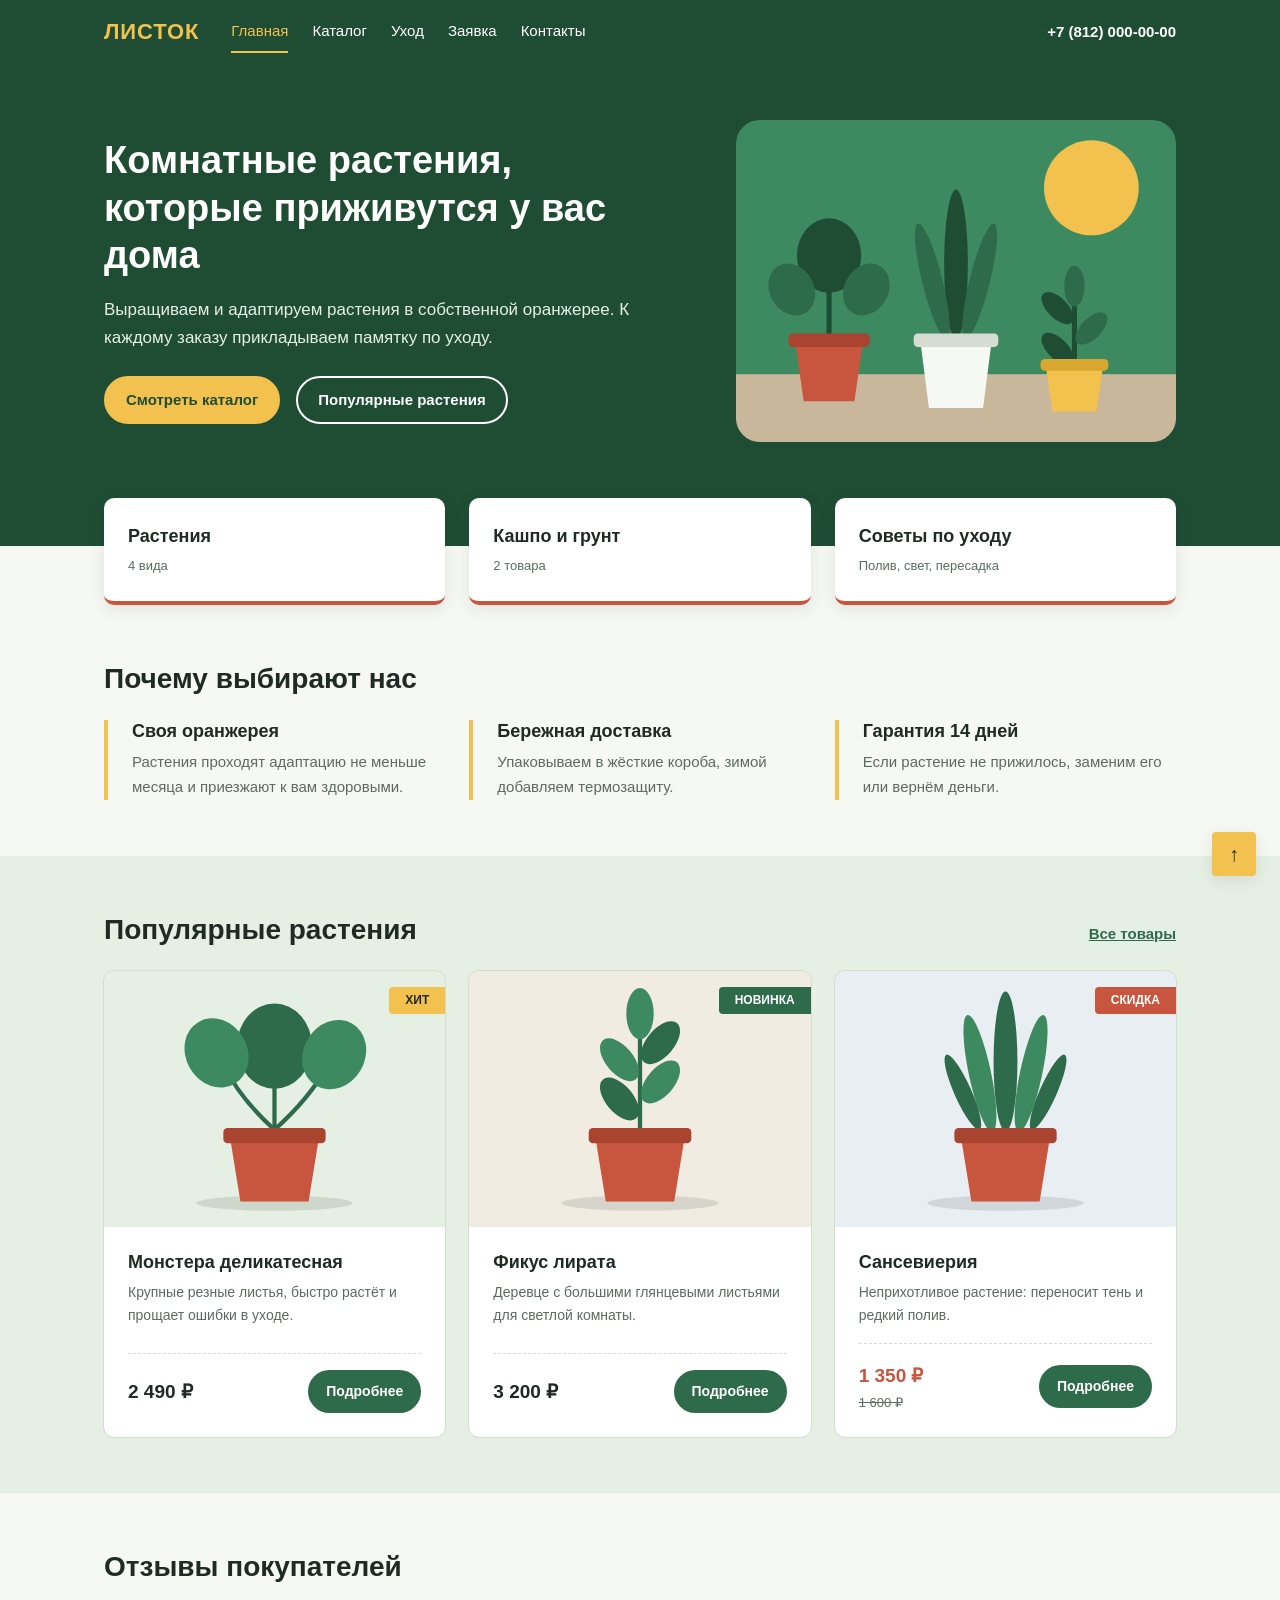
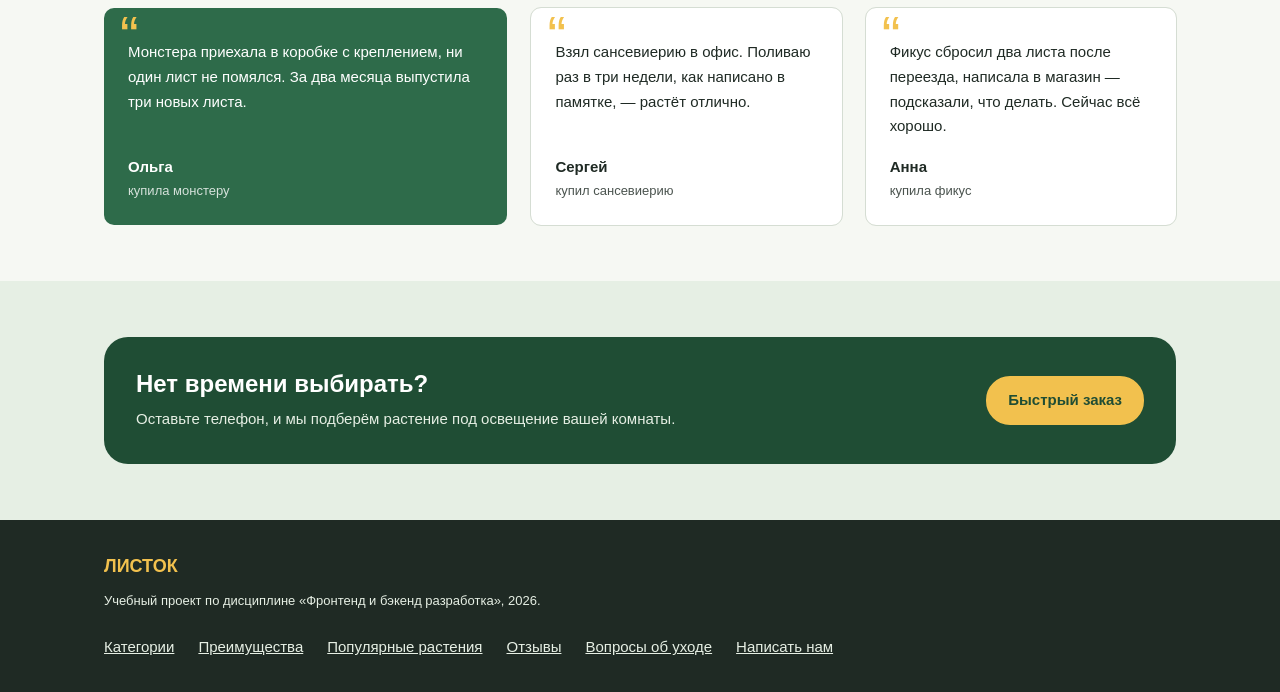
<file: index.html>
<!DOCTYPE html>
<html lang="ru">
<head>
  <meta charset="UTF-8">
  <meta name="viewport" content="width=device-width, initial-scale=1.0">
  <meta name="description" content="Листок — интернет-магазин комнатных растений, кашпо и грунта с доставкой.">
  <title>Листок — комнатные растения с доставкой</title>
  <link rel="stylesheet" href="css/style.css">
  <script src="js/main.js" defer></script>
</head>
<body id="top">
  <header class="page-header">
    <div class="wrapper page-header__inner">
      <a class="page-header__logo" href="index.html">Листок</a>

      <nav class="main-nav" aria-label="Основная навигация">
        <ul class="main-nav__list">
          <li class="main-nav__item"><a class="main-nav__link main-nav__link--current" href="index.html" aria-current="page">Главная</a></li>
          <li class="main-nav__item"><a class="main-nav__link" href="catalog.html">Каталог</a></li>
          <li class="main-nav__item"><a class="main-nav__link" href="care.html">Уход</a></li>
          <li class="main-nav__item"><a class="main-nav__link" href="order.html">Заявка</a></li>
          <li class="main-nav__item"><a class="main-nav__link" href="contacts.html">Контакты</a></li>
        </ul>
      </nav>

      <a class="page-header__phone" href="tel:+78120000000">+7 (812) 000-00-00</a>
    </div>
  </header>

  <main>
    <section class="hero">
      <div class="wrapper hero__inner">
        <div class="hero__content">
          <h1 class="hero__title">Комнатные растения, которые приживутся у вас дома</h1>
          <p class="hero__text">
            Выращиваем и адаптируем растения в собственной оранжерее. К каждому заказу прикладываем памятку по уходу.
          </p>
          <ul class="hero__links">
            <li class="hero__links-item"><a class="button button--light" href="catalog.html">Смотреть каталог</a></li>
            <li class="hero__links-item"><a class="button button--ghost" href="#popular">Популярные растения</a></li>
          </ul>
        </div>
        <img class="hero__image" src="images/hero.svg" alt="Три комнатных растения в горшках на подоконнике" width="520" height="380">
      </div>
    </section>

    <section class="categories" id="categories" aria-labelledby="categories-title">
      <div class="wrapper">
        <h2 class="visually-hidden" id="categories-title">Категории</h2>
        <ul class="categories__list">
          <li class="categories__item">
            <a class="categories__link" href="catalog.html#plants">
              <span class="categories__name">Растения</span>
              <span class="categories__count">4 вида</span>
            </a>
          </li>
          <li class="categories__item">
            <a class="categories__link" href="catalog.html#goods">
              <span class="categories__name">Кашпо и грунт</span>
              <span class="categories__count">2 товара</span>
            </a>
          </li>
          <li class="categories__item">
            <a class="categories__link" href="care.html">
              <span class="categories__name">Советы по уходу</span>
              <span class="categories__count">Полив, свет, пересадка</span>
            </a>
          </li>
        </ul>
      </div>
    </section>

    <section class="block" id="benefits">
      <div class="wrapper">
        <h2 class="block__title">Почему выбирают нас</h2>
        <ul class="benefits">
          <li class="benefits__item">
            <h3 class="benefits__title">Своя оранжерея</h3>
            <p class="benefits__text">Растения проходят адаптацию не меньше месяца и приезжают к вам здоровыми.</p>
          </li>
          <li class="benefits__item">
            <h3 class="benefits__title">Бережная доставка</h3>
            <p class="benefits__text">Упаковываем в жёсткие короба, зимой добавляем термозащиту.</p>
          </li>
          <li class="benefits__item">
            <h3 class="benefits__title">Гарантия 14 дней</h3>
            <p class="benefits__text">Если растение не прижилось, заменим его или вернём деньги.</p>
          </li>
        </ul>
      </div>
    </section>

    <section class="block block--tinted" id="popular">
      <div class="wrapper">
        <div class="block__head">
          <h2 class="block__title">Популярные растения</h2>
          <a class="block__more" href="catalog.html">Все товары</a>
        </div>

        <div class="product-list">
          <article class="product-card">
            <span class="tag tag--hit product-card__tag">Хит</span>
            <img class="product-card__image" src="images/monstera.svg" alt="Монстера деликатесная в терракотовом горшке" width="400" height="300">
            <div class="product-card__body">
              <h3 class="product-card__title">Монстера деликатесная</h3>
              <p class="product-card__description">Крупные резные листья, быстро растёт и прощает ошибки в уходе.</p>
              <div class="product-card__footer">
                <p class="product-card__price">2&nbsp;490&nbsp;₽</p>
                <a class="button product-card__button" href="product.html">Подробнее</a>
              </div>
            </div>
          </article>

          <article class="product-card">
            <span class="tag tag--new product-card__tag">Новинка</span>
            <img class="product-card__image" src="images/ficus.svg" alt="Фикус лирата в терракотовом горшке" width="400" height="300">
            <div class="product-card__body">
              <h3 class="product-card__title">Фикус лирата</h3>
              <p class="product-card__description">Деревце с большими глянцевыми листьями для светлой комнаты.</p>
              <div class="product-card__footer">
                <p class="product-card__price">3&nbsp;200&nbsp;₽</p>
                <a class="button product-card__button" href="product-ficus.html">Подробнее</a>
              </div>
            </div>
          </article>

          <article class="product-card product-card--discount">
            <span class="tag tag--sale product-card__tag">Скидка</span>
            <img class="product-card__image" src="images/sansevieria.svg" alt="Сансевиерия в терракотовом горшке" width="400" height="300">
            <div class="product-card__body">
              <h3 class="product-card__title">Сансевиерия</h3>
              <p class="product-card__description">Неприхотливое растение: переносит тень и редкий полив.</p>
              <div class="product-card__footer">
                <p class="product-card__price">1&nbsp;350&nbsp;₽ <s class="product-card__old-price">1&nbsp;600&nbsp;₽</s></p>
                <a class="button product-card__button" href="product-sansevieria.html">Подробнее</a>
              </div>
            </div>
          </article>
        </div>
      </div>
    </section>

    <section class="block" id="reviews">
      <div class="wrapper">
        <h2 class="block__title">Отзывы покупателей</h2>
        <div class="reviews">
          <figure class="review review--featured">
            <blockquote class="review__text">Монстера приехала в коробке с креплением, ни один лист не помялся. За два месяца выпустила три новых листа.</blockquote>
            <figcaption class="review__author">Ольга <span class="review__meta">купила монстеру</span></figcaption>
          </figure>
          <figure class="review">
            <blockquote class="review__text">Взял сансевиерию в офис. Поливаю раз в три недели, как написано в памятке, — растёт отлично.</blockquote>
            <figcaption class="review__author">Сергей <span class="review__meta">купил сансевиерию</span></figcaption>
          </figure>
          <figure class="review">
            <blockquote class="review__text">Фикус сбросил два листа после переезда, написала в магазин — подсказали, что делать. Сейчас всё хорошо.</blockquote>
            <figcaption class="review__author">Анна <span class="review__meta">купила фикус</span></figcaption>
          </figure>
        </div>
      </div>
    </section>

    <section class="block block--tinted">
      <div class="wrapper">
        <aside class="callout">
          <div class="callout__content">
            <h2 class="callout__title">Нет времени выбирать?</h2>
            <p class="callout__text">Оставьте телефон, и мы подберём растение под освещение вашей комнаты.</p>
          </div>
          <a class="button button--light" href="#quick-order">Быстрый заказ</a>
        </aside>
      </div>
    </section>
  </main>

  <footer class="page-footer">
    <div class="wrapper page-footer__inner">
      <div class="page-footer__about">
        <p class="page-footer__logo">Листок</p>
        <p class="page-footer__text">Учебный проект по дисциплине «Фронтенд и бэкенд разработка», 2026.</p>
      </div>

      <nav class="page-footer__nav" aria-label="Быстрые ссылки">
        <ul class="page-footer__list">
          <li class="page-footer__item"><a class="page-footer__link" href="index.html#categories">Категории</a></li>
          <li class="page-footer__item"><a class="page-footer__link" href="index.html#benefits">Преимущества</a></li>
          <li class="page-footer__item"><a class="page-footer__link" href="index.html#popular">Популярные растения</a></li>
          <li class="page-footer__item"><a class="page-footer__link" href="index.html#reviews">Отзывы</a></li>
          <li class="page-footer__item"><a class="page-footer__link" href="care.html#faq">Вопросы об уходе</a></li>
          <li class="page-footer__item"><a class="page-footer__link" href="contacts.html#feedback">Написать нам</a></li>
        </ul>
      </nav>
    </div>
  </footer>

  <a class="up-button" href="#top" aria-label="Наверх">&uarr;</a>

  <div class="modal" id="quick-order" role="dialog" aria-modal="true" aria-labelledby="quick-order-title">
    <a class="modal__overlay" href="#close" aria-label="Закрыть окно" tabindex="-1"></a>
    <div class="modal__window">
      <a class="modal__close" href="#close" aria-label="Закрыть окно">&times;</a>
      <h2 class="modal__title" id="quick-order-title">Быстрый заказ</h2>
      <p class="modal__text">Оставьте телефон — перезвоним в течение 15 минут и оформим заказ за вас.</p>

      <form class="order-form order-form--plain" action="#" method="post">
        <div class="order-form__field">
          <label class="order-form__label" for="quick-name">Имя <abbr class="order-form__mark" title="обязательное поле">*</abbr></label>
          <input class="order-form__input" id="quick-name" name="name" type="text" minlength="2" autocomplete="name" required>
        </div>

        <div class="order-form__field">
          <label class="order-form__label" for="quick-phone">Телефон <abbr class="order-form__mark" title="обязательное поле">*</abbr></label>
          <input class="order-form__input" id="quick-phone" name="phone" type="tel" autocomplete="tel" placeholder="+7 900 000-00-00" required>
        </div>

        <div class="order-form__field">
          <label class="order-form__option" for="quick-agree">
            <input class="order-form__check" id="quick-agree" name="agree" type="checkbox" required>
            Согласен на обработку персональных данных <abbr class="order-form__mark" title="обязательное поле">*</abbr>
          </label>
        </div>

        <div class="order-form__actions">
          <button class="button" type="submit">Жду звонка</button>
          <a class="button button--outline" href="#close">Отмена</a>
        </div>
      </form>
    </div>
  </div>

  <p class="toast" role="status" hidden>Заявка принята. Мы скоро свяжемся с вами.</p>
</body>
</html>
</file>
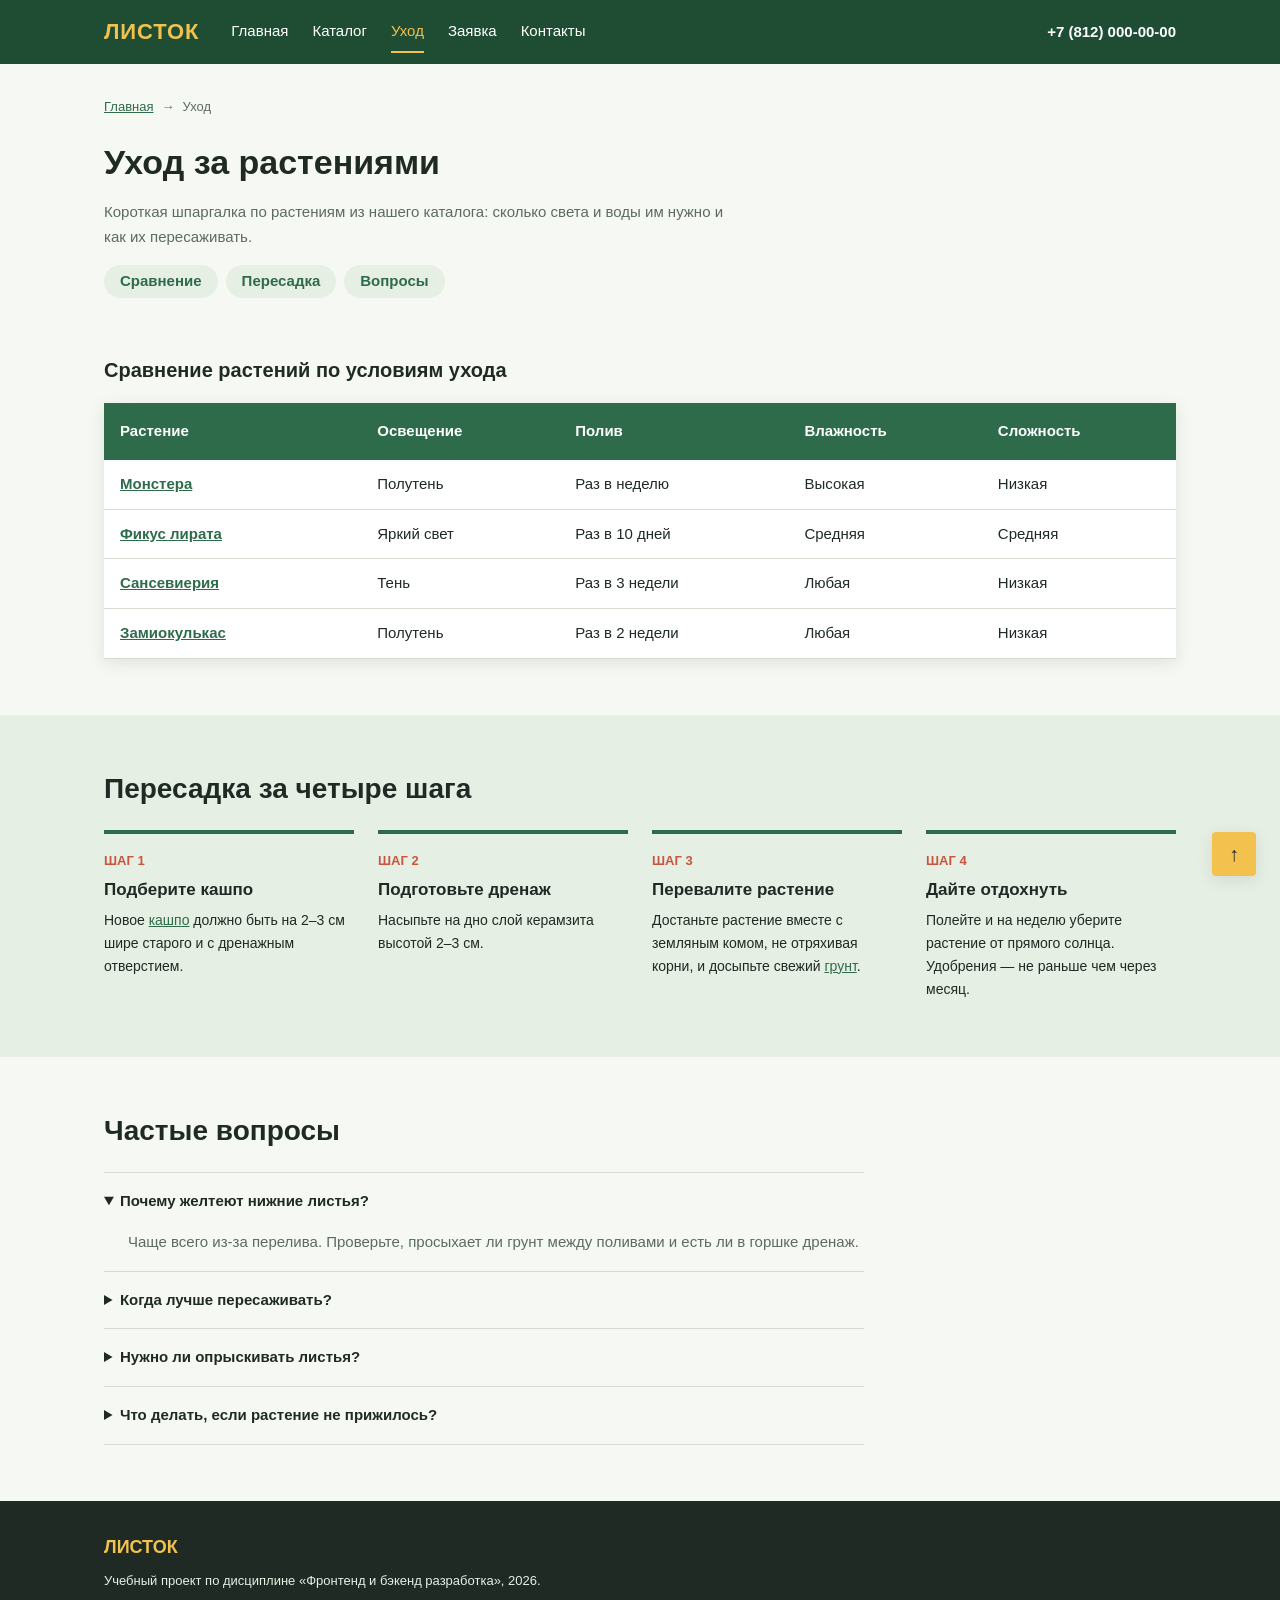
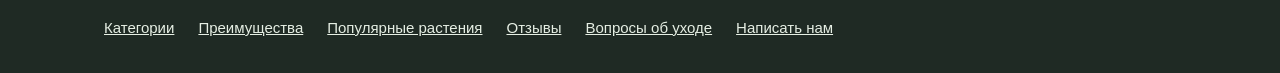
<file: care.html>
<!DOCTYPE html>
<html lang="ru">
<head>
  <meta charset="UTF-8">
  <meta name="viewport" content="width=device-width, initial-scale=1.0">
  <meta name="description" content="Уход за комнатными растениями: сравнительная таблица по свету и поливу, порядок пересадки и ответы на вопросы.">
  <title>Уход за растениями — Листок</title>
  <link rel="stylesheet" href="css/style.css">
</head>
<body id="top">
  <header class="page-header">
    <div class="wrapper page-header__inner">
      <a class="page-header__logo" href="index.html">Листок</a>

      <nav class="main-nav" aria-label="Основная навигация">
        <ul class="main-nav__list">
          <li class="main-nav__item"><a class="main-nav__link" href="index.html">Главная</a></li>
          <li class="main-nav__item"><a class="main-nav__link" href="catalog.html">Каталог</a></li>
          <li class="main-nav__item"><a class="main-nav__link main-nav__link--current" href="care.html" aria-current="page">Уход</a></li>
          <li class="main-nav__item"><a class="main-nav__link" href="order.html">Заявка</a></li>
          <li class="main-nav__item"><a class="main-nav__link" href="contacts.html">Контакты</a></li>
        </ul>
      </nav>

      <a class="page-header__phone" href="tel:+78120000000">+7 (812) 000-00-00</a>
    </div>
  </header>

  <main>
    <div class="wrapper page-intro">
      <nav class="crumbs" aria-label="Хлебные крошки">
        <a class="crumbs__link" href="index.html">Главная</a>
        <span class="crumbs__separator" aria-hidden="true">→</span>
        <span class="crumbs__current" aria-current="page">Уход</span>
      </nav>
      <h1 class="page-intro__title">Уход за растениями</h1>
      <p class="page-intro__text">Короткая шпаргалка по растениям из нашего каталога: сколько света и воды им нужно и как их пересаживать.</p>

      <ul class="anchor-nav" aria-label="Разделы страницы">
        <li class="anchor-nav__item"><a class="anchor-nav__link" href="#compare">Сравнение</a></li>
        <li class="anchor-nav__item"><a class="anchor-nav__link" href="#repot">Пересадка</a></li>
        <li class="anchor-nav__item"><a class="anchor-nav__link" href="#faq">Вопросы</a></li>
      </ul>
    </div>

    <section class="block" id="compare">
      <div class="wrapper">
        <table class="specs specs--compare">
          <caption class="specs__caption">Сравнение растений по условиям ухода</caption>
          <thead>
            <tr>
              <th class="specs__head" scope="col">Растение</th>
              <th class="specs__head" scope="col">Освещение</th>
              <th class="specs__head" scope="col">Полив</th>
              <th class="specs__head" scope="col">Влажность</th>
              <th class="specs__head" scope="col">Сложность</th>
            </tr>
          </thead>
          <tbody>
            <tr>
              <th class="specs__name" scope="row"><a href="product.html">Монстера</a></th>
              <td class="specs__value">Полутень</td>
              <td class="specs__value">Раз в неделю</td>
              <td class="specs__value">Высокая</td>
              <td class="specs__value">Низкая</td>
            </tr>
            <tr>
              <th class="specs__name" scope="row"><a href="product-ficus.html">Фикус лирата</a></th>
              <td class="specs__value">Яркий свет</td>
              <td class="specs__value">Раз в 10 дней</td>
              <td class="specs__value">Средняя</td>
              <td class="specs__value">Средняя</td>
            </tr>
            <tr>
              <th class="specs__name" scope="row"><a href="product-sansevieria.html">Сансевиерия</a></th>
              <td class="specs__value">Тень</td>
              <td class="specs__value">Раз в 3 недели</td>
              <td class="specs__value">Любая</td>
              <td class="specs__value">Низкая</td>
            </tr>
            <tr>
              <th class="specs__name" scope="row"><a href="product-zamioculcas.html">Замиокулькас</a></th>
              <td class="specs__value">Полутень</td>
              <td class="specs__value">Раз в 2 недели</td>
              <td class="specs__value">Любая</td>
              <td class="specs__value">Низкая</td>
            </tr>
          </tbody>
        </table>
      </div>
    </section>

    <section class="block block--tinted" id="repot">
      <div class="wrapper">
        <h2 class="block__title">Пересадка за четыре шага</h2>
        <ol class="timeline">
          <li class="timeline__item">
            <h3 class="timeline__title">Подберите кашпо</h3>
            <p class="timeline__text">Новое <a href="product-pot.html">кашпо</a> должно быть на 2–3 см шире старого и с дренажным отверстием.</p>
          </li>
          <li class="timeline__item">
            <h3 class="timeline__title">Подготовьте дренаж</h3>
            <p class="timeline__text">Насыпьте на дно слой керамзита высотой 2–3 см.</p>
          </li>
          <li class="timeline__item">
            <h3 class="timeline__title">Перевалите растение</h3>
            <p class="timeline__text">Достаньте растение вместе с земляным комом, не отряхивая корни, и досыпьте свежий <a href="product-soil.html">грунт</a>.</p>
          </li>
          <li class="timeline__item">
            <h3 class="timeline__title">Дайте отдохнуть</h3>
            <p class="timeline__text">Полейте и на неделю уберите растение от прямого солнца. Удобрения — не раньше чем через месяц.</p>
          </li>
        </ol>
      </div>
    </section>

    <section class="block" id="faq">
      <div class="wrapper">
        <h2 class="block__title">Частые вопросы</h2>
        <div class="faq">
          <details class="faq__item" open>
            <summary class="faq__question">Почему желтеют нижние листья?</summary>
            <p class="faq__answer">Чаще всего из-за перелива. Проверьте, просыхает ли грунт между поливами и есть ли в горшке дренаж.</p>
          </details>
          <details class="faq__item">
            <summary class="faq__question">Когда лучше пересаживать?</summary>
            <p class="faq__answer">Весной, в начале активного роста. После покупки дайте растению две-три недели на адаптацию.</p>
          </details>
          <details class="faq__item">
            <summary class="faq__question">Нужно ли опрыскивать листья?</summary>
            <p class="faq__answer">Монстере и фикусу — желательно, особенно зимой при включённом отоплении. Сансевиерии и замиокулькасу это не требуется.</p>
          </details>
          <details class="faq__item">
            <summary class="faq__question">Что делать, если растение не прижилось?</summary>
            <p class="faq__answer">В течение 14 дней напишите нам через <a href="contacts.html#feedback">форму обратной связи</a> — заменим растение или вернём деньги.</p>
          </details>
        </div>
      </div>
    </section>
  </main>

  <footer class="page-footer">
    <div class="wrapper page-footer__inner">
      <div class="page-footer__about">
        <p class="page-footer__logo">Листок</p>
        <p class="page-footer__text">Учебный проект по дисциплине «Фронтенд и бэкенд разработка», 2026.</p>
      </div>

      <nav class="page-footer__nav" aria-label="Быстрые ссылки">
        <ul class="page-footer__list">
          <li class="page-footer__item"><a class="page-footer__link" href="index.html#categories">Категории</a></li>
          <li class="page-footer__item"><a class="page-footer__link" href="index.html#benefits">Преимущества</a></li>
          <li class="page-footer__item"><a class="page-footer__link" href="index.html#popular">Популярные растения</a></li>
          <li class="page-footer__item"><a class="page-footer__link" href="index.html#reviews">Отзывы</a></li>
          <li class="page-footer__item"><a class="page-footer__link" href="care.html#faq">Вопросы об уходе</a></li>
          <li class="page-footer__item"><a class="page-footer__link" href="contacts.html#feedback">Написать нам</a></li>
        </ul>
      </nav>
    </div>
  </footer>

  <a class="up-button" href="#top" aria-label="Наверх">&uarr;</a>
</body>
</html>
</file>
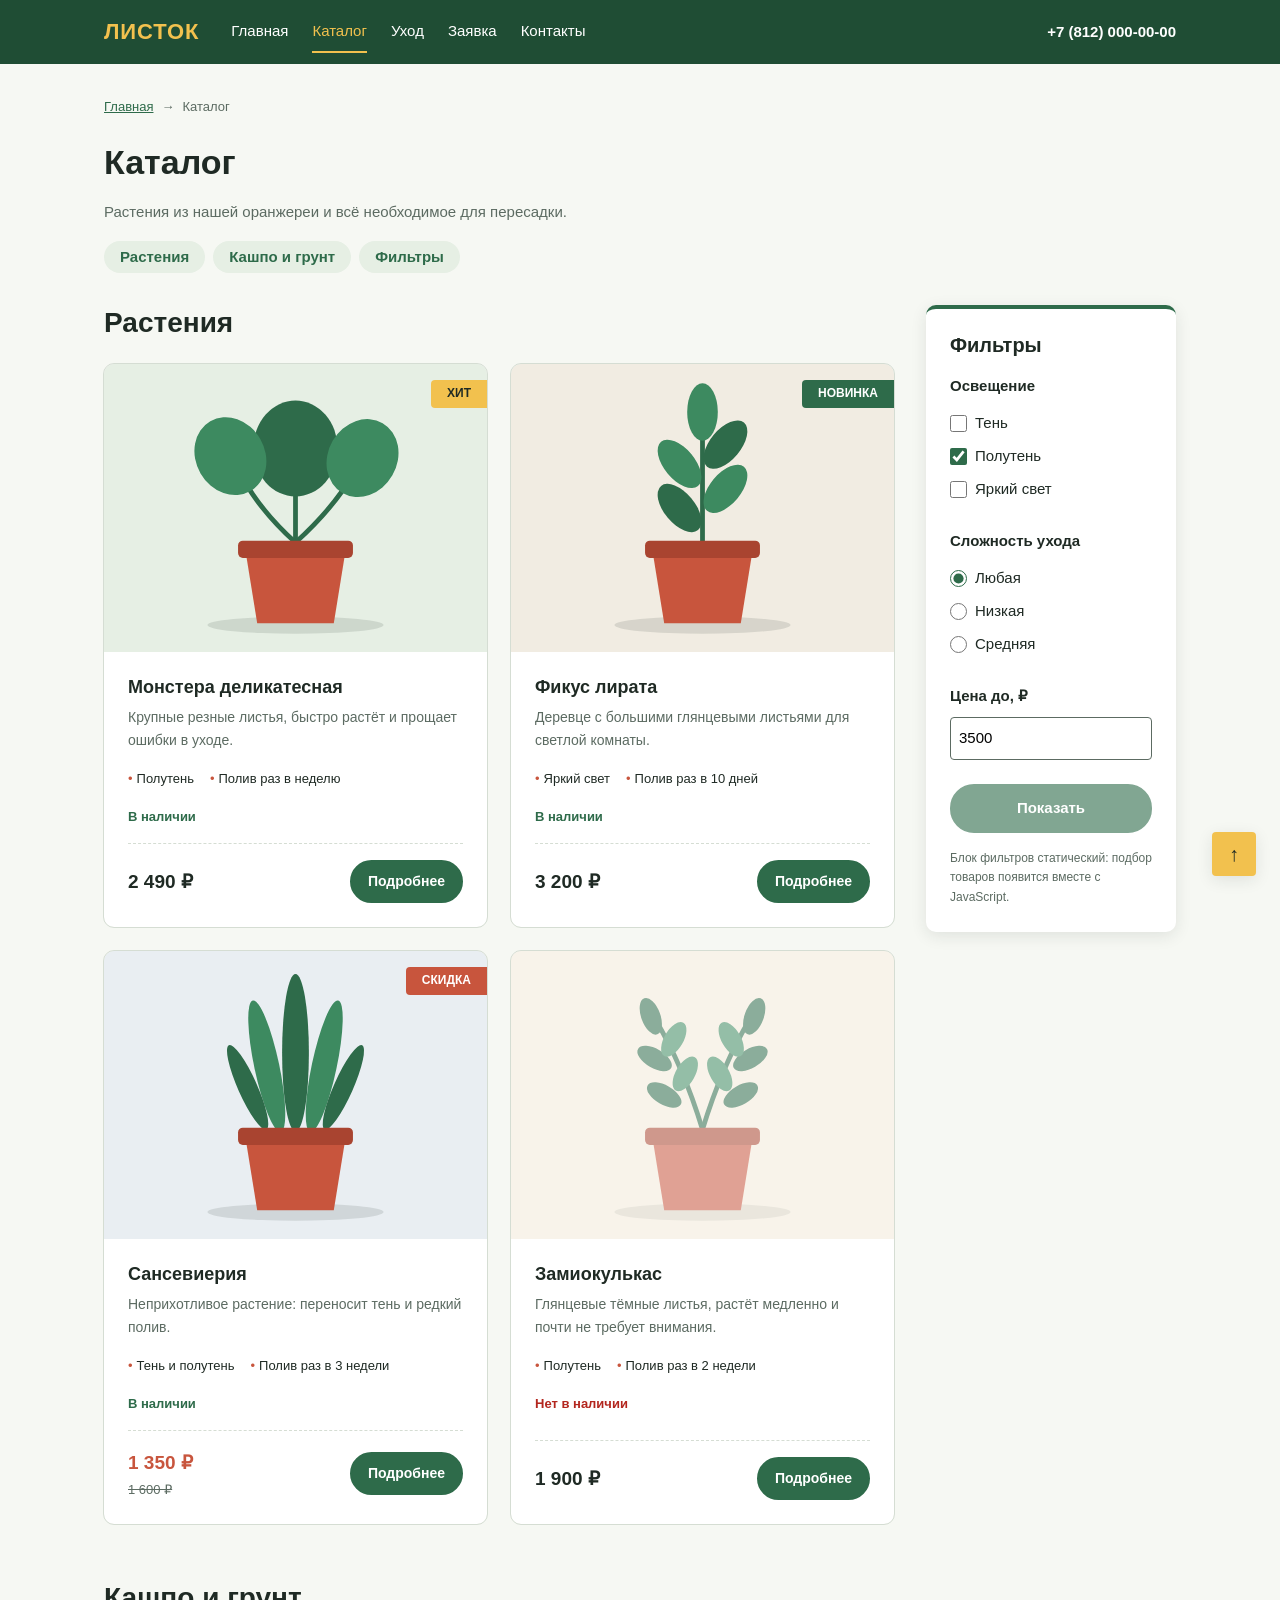
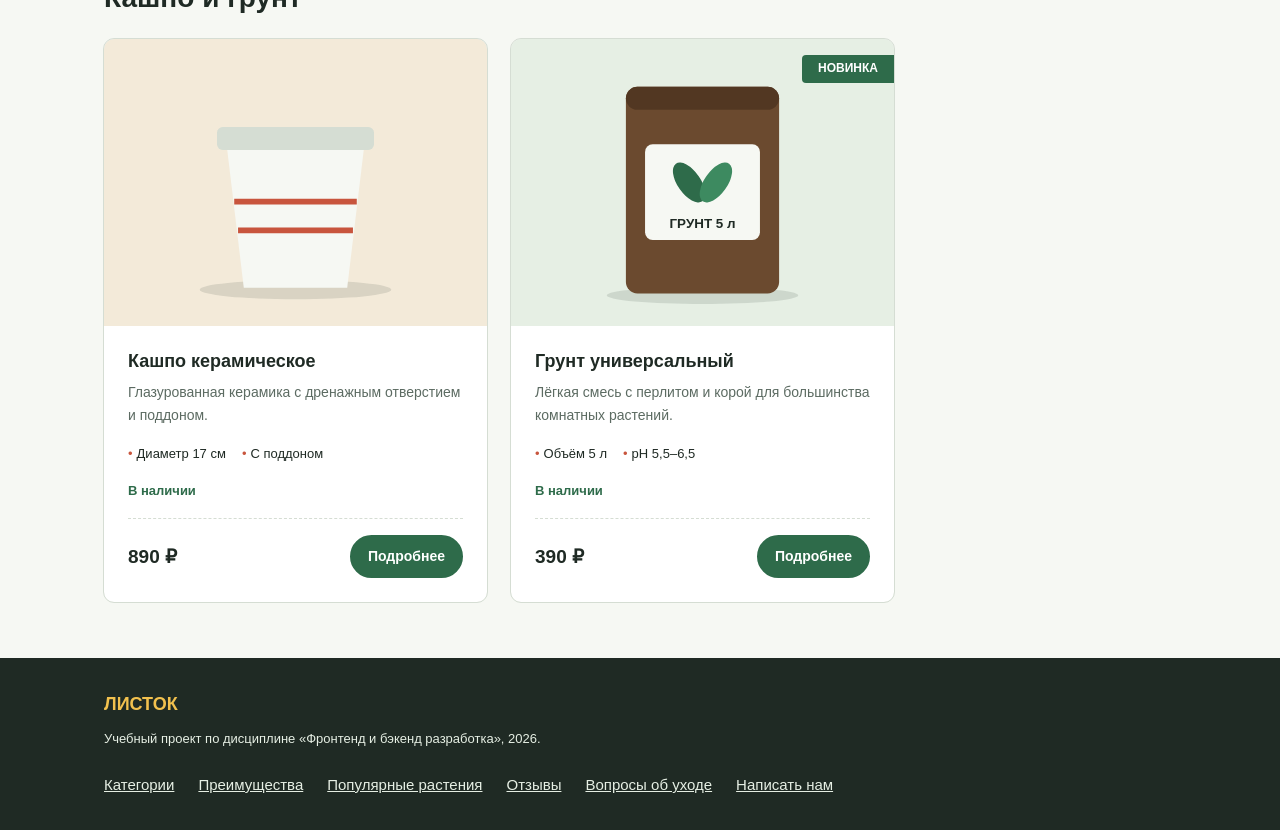
<file: catalog.html>
<!DOCTYPE html>
<html lang="ru">
<head>
  <meta charset="UTF-8">
  <meta name="viewport" content="width=device-width, initial-scale=1.0">
  <meta name="description" content="Каталог магазина Листок: комнатные растения, кашпо и грунт с ценами и наличием.">
  <title>Каталог растений и товаров для ухода — Листок</title>
  <link rel="stylesheet" href="css/style.css">
</head>
<body id="top">
  <header class="page-header">
    <div class="wrapper page-header__inner">
      <a class="page-header__logo" href="index.html">Листок</a>

      <nav class="main-nav" aria-label="Основная навигация">
        <ul class="main-nav__list">
          <li class="main-nav__item"><a class="main-nav__link" href="index.html">Главная</a></li>
          <li class="main-nav__item"><a class="main-nav__link main-nav__link--current" href="catalog.html" aria-current="page">Каталог</a></li>
          <li class="main-nav__item"><a class="main-nav__link" href="care.html">Уход</a></li>
          <li class="main-nav__item"><a class="main-nav__link" href="order.html">Заявка</a></li>
          <li class="main-nav__item"><a class="main-nav__link" href="contacts.html">Контакты</a></li>
        </ul>
      </nav>

      <a class="page-header__phone" href="tel:+78120000000">+7 (812) 000-00-00</a>
    </div>
  </header>

  <main>
    <div class="wrapper page-intro">
      <nav class="crumbs" aria-label="Хлебные крошки">
        <a class="crumbs__link" href="index.html">Главная</a>
        <span class="crumbs__separator" aria-hidden="true">→</span>
        <span class="crumbs__current" aria-current="page">Каталог</span>
      </nav>
      <h1 class="page-intro__title">Каталог</h1>
      <p class="page-intro__text">Растения из нашей оранжереи и всё необходимое для пересадки.</p>

      <ul class="anchor-nav" aria-label="Разделы каталога">
        <li class="anchor-nav__item"><a class="anchor-nav__link" href="#plants">Растения</a></li>
        <li class="anchor-nav__item"><a class="anchor-nav__link" href="#goods">Кашпо и грунт</a></li>
        <li class="anchor-nav__item"><a class="anchor-nav__link" href="#filters">Фильтры</a></li>
      </ul>
    </div>

    <div class="wrapper catalog">
      <div class="catalog__content">
        <section class="catalog__section" id="plants">
          <h2 class="block__title">Растения</h2>
          <div class="product-list product-list--wide">
            <article class="product-card">
              <span class="tag tag--hit product-card__tag">Хит</span>
              <img class="product-card__image" src="images/monstera.svg" alt="Монстера деликатесная в терракотовом горшке" width="400" height="300">
              <div class="product-card__body">
                <h3 class="product-card__title">Монстера деликатесная</h3>
                <p class="product-card__description">Крупные резные листья, быстро растёт и прощает ошибки в уходе.</p>
                <ul class="product-card__features">
                  <li class="product-card__feature">Полутень</li>
                  <li class="product-card__feature">Полив раз в неделю</li>
                </ul>
                <p class="status status--in">В наличии</p>
                <div class="product-card__footer">
                  <p class="product-card__price">2&nbsp;490&nbsp;₽</p>
                  <a class="button product-card__button" href="product.html">Подробнее</a>
                </div>
              </div>
            </article>

            <article class="product-card">
              <span class="tag tag--new product-card__tag">Новинка</span>
              <img class="product-card__image" src="images/ficus.svg" alt="Фикус лирата в терракотовом горшке" width="400" height="300">
              <div class="product-card__body">
                <h3 class="product-card__title">Фикус лирата</h3>
                <p class="product-card__description">Деревце с большими глянцевыми листьями для светлой комнаты.</p>
                <ul class="product-card__features">
                  <li class="product-card__feature">Яркий свет</li>
                  <li class="product-card__feature">Полив раз в 10 дней</li>
                </ul>
                <p class="status status--in">В наличии</p>
                <div class="product-card__footer">
                  <p class="product-card__price">3&nbsp;200&nbsp;₽</p>
                  <a class="button product-card__button" href="product-ficus.html">Подробнее</a>
                </div>
              </div>
            </article>

            <article class="product-card product-card--discount">
              <span class="tag tag--sale product-card__tag">Скидка</span>
              <img class="product-card__image" src="images/sansevieria.svg" alt="Сансевиерия в терракотовом горшке" width="400" height="300">
              <div class="product-card__body">
                <h3 class="product-card__title">Сансевиерия</h3>
                <p class="product-card__description">Неприхотливое растение: переносит тень и редкий полив.</p>
                <ul class="product-card__features">
                  <li class="product-card__feature">Тень и полутень</li>
                  <li class="product-card__feature">Полив раз в 3 недели</li>
                </ul>
                <p class="status status--in">В наличии</p>
                <div class="product-card__footer">
                  <p class="product-card__price">1&nbsp;350&nbsp;₽ <s class="product-card__old-price">1&nbsp;600&nbsp;₽</s></p>
                  <a class="button product-card__button" href="product-sansevieria.html">Подробнее</a>
                </div>
              </div>
            </article>

            <article class="product-card product-card--sold-out">
              <img class="product-card__image" src="images/zamioculcas.svg" alt="Замиокулькас в терракотовом горшке" width="400" height="300">
              <div class="product-card__body">
                <h3 class="product-card__title">Замиокулькас</h3>
                <p class="product-card__description">Глянцевые тёмные листья, растёт медленно и почти не требует внимания.</p>
                <ul class="product-card__features">
                  <li class="product-card__feature">Полутень</li>
                  <li class="product-card__feature">Полив раз в 2 недели</li>
                </ul>
                <p class="status status--out">Нет в наличии</p>
                <div class="product-card__footer">
                  <p class="product-card__price">1&nbsp;900&nbsp;₽</p>
                  <a class="button product-card__button" href="product-zamioculcas.html">Подробнее</a>
                </div>
              </div>
            </article>
          </div>
        </section>

        <section class="catalog__section" id="goods">
          <h2 class="block__title">Кашпо и грунт</h2>
          <div class="product-list product-list--wide">
            <article class="product-card">
              <img class="product-card__image" src="images/pot.svg" alt="Белое керамическое кашпо с терракотовыми полосами" width="400" height="300">
              <div class="product-card__body">
                <h3 class="product-card__title">Кашпо керамическое</h3>
                <p class="product-card__description">Глазурованная керамика с дренажным отверстием и поддоном.</p>
                <ul class="product-card__features">
                  <li class="product-card__feature">Диаметр 17 см</li>
                  <li class="product-card__feature">С поддоном</li>
                </ul>
                <p class="status status--in">В наличии</p>
                <div class="product-card__footer">
                  <p class="product-card__price">890&nbsp;₽</p>
                  <a class="button product-card__button" href="product-pot.html">Подробнее</a>
                </div>
              </div>
            </article>

            <article class="product-card">
              <span class="tag tag--new product-card__tag">Новинка</span>
              <img class="product-card__image" src="images/soil.svg" alt="Упаковка универсального грунта объёмом пять литров" width="400" height="300">
              <div class="product-card__body">
                <h3 class="product-card__title">Грунт универсальный</h3>
                <p class="product-card__description">Лёгкая смесь с перлитом и корой для большинства комнатных растений.</p>
                <ul class="product-card__features">
                  <li class="product-card__feature">Объём 5 л</li>
                  <li class="product-card__feature">pH 5,5–6,5</li>
                </ul>
                <p class="status status--in">В наличии</p>
                <div class="product-card__footer">
                  <p class="product-card__price">390&nbsp;₽</p>
                  <a class="button product-card__button" href="product-soil.html">Подробнее</a>
                </div>
              </div>
            </article>
          </div>
        </section>
      </div>

      <aside class="catalog__sidebar filters" id="filters" aria-labelledby="filters-title">
        <h2 class="filters__title" id="filters-title">Фильтры</h2>
        <form class="filters__form" action="#" method="get">
          <fieldset class="filters__group">
            <legend class="filters__legend">Освещение</legend>
            <label class="filters__option"><input class="filters__control" type="checkbox" name="light" value="shade"> Тень</label>
            <label class="filters__option"><input class="filters__control" type="checkbox" name="light" value="partial" checked> Полутень</label>
            <label class="filters__option"><input class="filters__control" type="checkbox" name="light" value="bright"> Яркий свет</label>
          </fieldset>

          <fieldset class="filters__group">
            <legend class="filters__legend">Сложность ухода</legend>
            <label class="filters__option"><input class="filters__control" type="radio" name="level" value="any" checked> Любая</label>
            <label class="filters__option"><input class="filters__control" type="radio" name="level" value="low"> Низкая</label>
            <label class="filters__option"><input class="filters__control" type="radio" name="level" value="medium"> Средняя</label>
          </fieldset>

          <div class="filters__group">
            <label class="filters__legend" for="filter-price">Цена до, ₽</label>
            <input class="filters__input" id="filter-price" name="price" type="number" min="300" max="5000" step="100" value="3500">
          </div>

          <button class="button button--block" type="submit" disabled>Показать</button>
          <p class="filters__hint">Блок фильтров статический: подбор товаров появится вместе с JavaScript.</p>
        </form>
      </aside>
    </div>
  </main>

  <footer class="page-footer">
    <div class="wrapper page-footer__inner">
      <div class="page-footer__about">
        <p class="page-footer__logo">Листок</p>
        <p class="page-footer__text">Учебный проект по дисциплине «Фронтенд и бэкенд разработка», 2026.</p>
      </div>

      <nav class="page-footer__nav" aria-label="Быстрые ссылки">
        <ul class="page-footer__list">
          <li class="page-footer__item"><a class="page-footer__link" href="index.html#categories">Категории</a></li>
          <li class="page-footer__item"><a class="page-footer__link" href="index.html#benefits">Преимущества</a></li>
          <li class="page-footer__item"><a class="page-footer__link" href="index.html#popular">Популярные растения</a></li>
          <li class="page-footer__item"><a class="page-footer__link" href="index.html#reviews">Отзывы</a></li>
          <li class="page-footer__item"><a class="page-footer__link" href="care.html#faq">Вопросы об уходе</a></li>
          <li class="page-footer__item"><a class="page-footer__link" href="contacts.html#feedback">Написать нам</a></li>
        </ul>
      </nav>
    </div>
  </footer>

  <a class="up-button" href="#top" aria-label="Наверх">&uarr;</a>
</body>
</html>
</file>
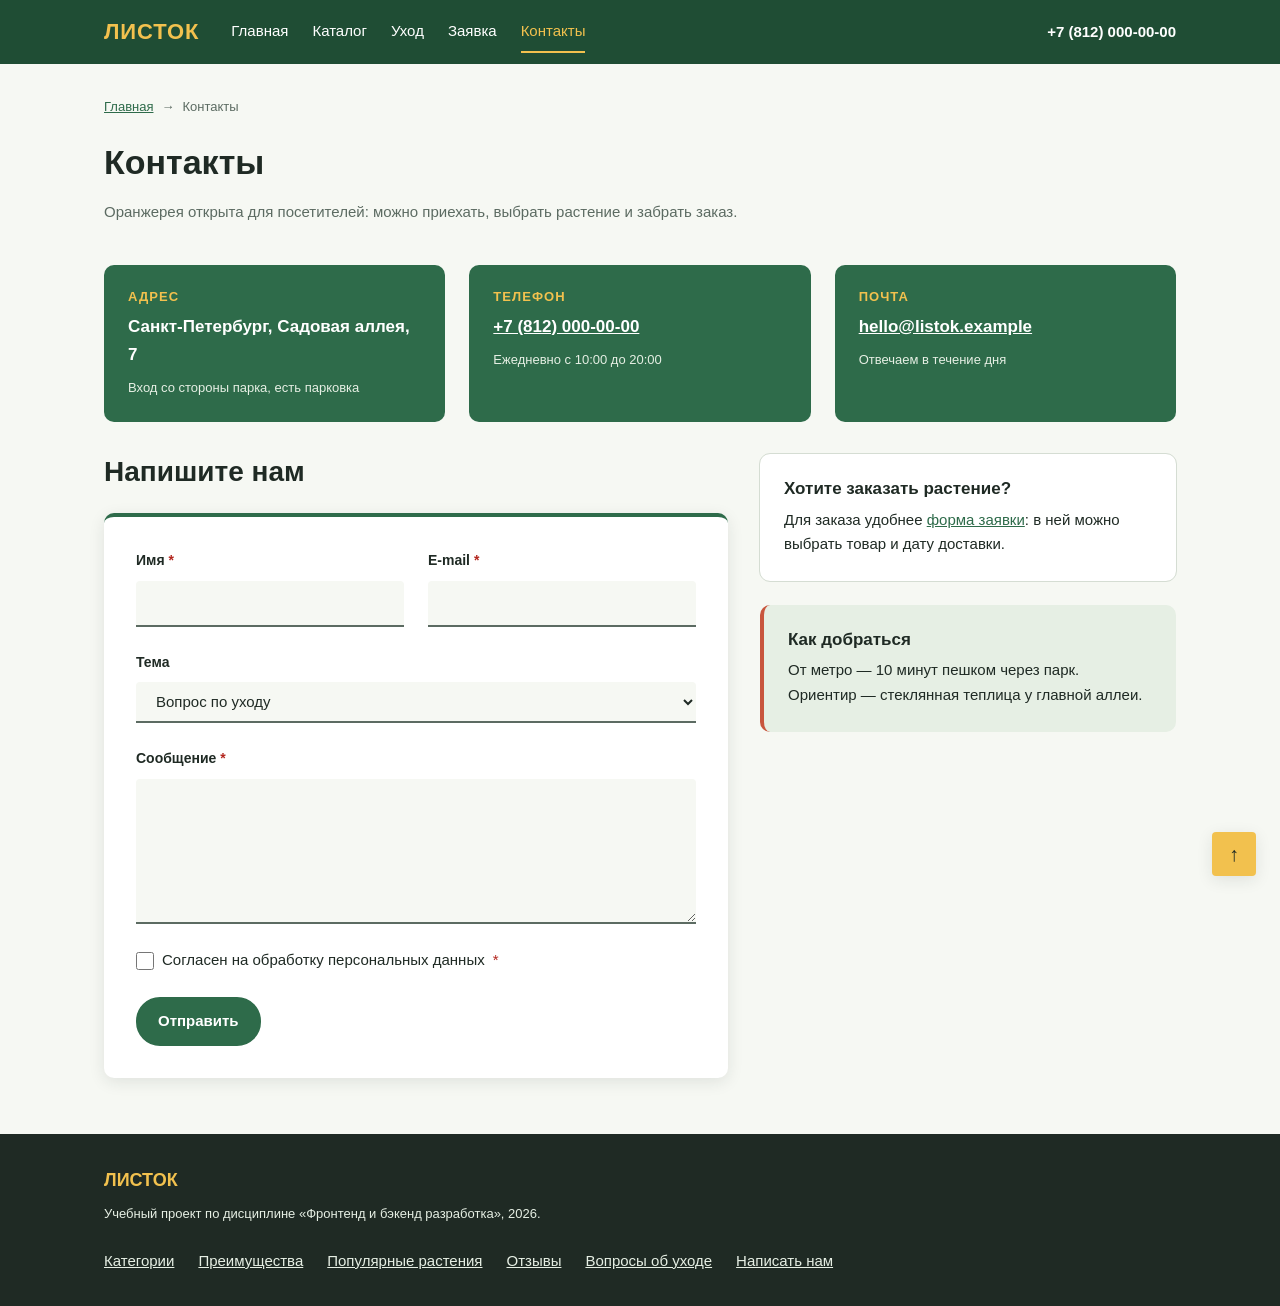
<file: contacts.html>
<!DOCTYPE html>
<html lang="ru">
<head>
  <meta charset="UTF-8">
  <meta name="viewport" content="width=device-width, initial-scale=1.0">
  <meta name="description" content="Контакты магазина Листок: адрес оранжереи, телефон, почта и форма обратной связи.">
  <title>Контакты — Листок</title>
  <link rel="stylesheet" href="css/style.css">
  <script src="js/main.js" defer></script>
</head>
<body id="top">
  <header class="page-header">
    <div class="wrapper page-header__inner">
      <a class="page-header__logo" href="index.html">Листок</a>

      <nav class="main-nav" aria-label="Основная навигация">
        <ul class="main-nav__list">
          <li class="main-nav__item"><a class="main-nav__link" href="index.html">Главная</a></li>
          <li class="main-nav__item"><a class="main-nav__link" href="catalog.html">Каталог</a></li>
          <li class="main-nav__item"><a class="main-nav__link" href="care.html">Уход</a></li>
          <li class="main-nav__item"><a class="main-nav__link" href="order.html">Заявка</a></li>
          <li class="main-nav__item"><a class="main-nav__link main-nav__link--current" href="contacts.html" aria-current="page">Контакты</a></li>
        </ul>
      </nav>

      <a class="page-header__phone" href="tel:+78120000000">+7 (812) 000-00-00</a>
    </div>
  </header>

  <main>
    <div class="wrapper page-intro">
      <nav class="crumbs" aria-label="Хлебные крошки">
        <a class="crumbs__link" href="index.html">Главная</a>
        <span class="crumbs__separator" aria-hidden="true">→</span>
        <span class="crumbs__current" aria-current="page">Контакты</span>
      </nav>
      <h1 class="page-intro__title">Контакты</h1>
      <p class="page-intro__text">Оранжерея открыта для посетителей: можно приехать, выбрать растение и забрать заказ.</p>
    </div>

    <section class="wrapper contact-cards" aria-label="Способы связи">
      <article class="contact-card">
        <h2 class="contact-card__title">Адрес</h2>
        <address class="contact-card__value">Санкт-Петербург, Садовая аллея, 7</address>
        <p class="contact-card__note">Вход со стороны парка, есть парковка</p>
      </article>
      <article class="contact-card">
        <h2 class="contact-card__title">Телефон</h2>
        <p class="contact-card__value"><a class="contact-card__link" href="tel:+78120000000">+7 (812) 000-00-00</a></p>
        <p class="contact-card__note">Ежедневно с 10:00 до 20:00</p>
      </article>
      <article class="contact-card">
        <h2 class="contact-card__title">Почта</h2>
        <p class="contact-card__value"><a class="contact-card__link" href="mailto:hello@listok.example">hello@listok.example</a></p>
        <p class="contact-card__note">Отвечаем в течение дня</p>
      </article>
    </section>

    <div class="wrapper order" id="feedback">
      <section class="order__form" aria-labelledby="feedback-title">
        <h2 class="block__title" id="feedback-title">Напишите нам</h2>
        <form class="order-form" action="#" method="post">
          <div class="order-form__field order-form__field--half">
            <label class="order-form__label" for="feedback-name">Имя <abbr class="order-form__mark" title="обязательное поле">*</abbr></label>
            <input class="order-form__input" id="feedback-name" name="name" type="text" minlength="2" autocomplete="name" required>
          </div>

          <div class="order-form__field order-form__field--half">
            <label class="order-form__label" for="feedback-email">E-mail <abbr class="order-form__mark" title="обязательное поле">*</abbr></label>
            <input class="order-form__input" id="feedback-email" name="email" type="email" autocomplete="email" required>
          </div>

          <div class="order-form__field">
            <label class="order-form__label" for="feedback-subject">Тема</label>
            <select class="order-form__input" id="feedback-subject" name="subject">
              <option value="care">Вопрос по уходу</option>
              <option value="order">Вопрос по заказу</option>
              <option value="warranty">Гарантия и возврат</option>
              <option value="arrival">Сообщить о поступлении</option>
            </select>
          </div>

          <div class="order-form__field">
            <label class="order-form__label" for="feedback-text">Сообщение <abbr class="order-form__mark" title="обязательное поле">*</abbr></label>
            <textarea class="order-form__input order-form__input--area" id="feedback-text" name="text" rows="5" minlength="10" required></textarea>
          </div>

          <div class="order-form__field">
            <label class="order-form__option" for="feedback-agree">
              <input class="order-form__check" id="feedback-agree" name="agree" type="checkbox" required>
              Согласен на обработку персональных данных <abbr class="order-form__mark" title="обязательное поле">*</abbr>
            </label>
          </div>

          <div class="order-form__actions">
            <button class="button" type="submit">Отправить</button>
          </div>
        </form>
      </section>

      <aside class="order__info">
        <div class="note">
          <h2 class="note__title">Хотите заказать растение?</h2>
          <p class="note__text">Для заказа удобнее <a href="order.html">форма заявки</a>: в ней можно выбрать товар и дату доставки.</p>
        </div>
        <div class="note note--accent">
          <h2 class="note__title">Как добраться</h2>
          <p class="note__text">От метро — 10 минут пешком через парк. Ориентир — стеклянная теплица у главной аллеи.</p>
        </div>
      </aside>
    </div>
  </main>

  <footer class="page-footer">
    <div class="wrapper page-footer__inner">
      <div class="page-footer__about">
        <p class="page-footer__logo">Листок</p>
        <p class="page-footer__text">Учебный проект по дисциплине «Фронтенд и бэкенд разработка», 2026.</p>
      </div>

      <nav class="page-footer__nav" aria-label="Быстрые ссылки">
        <ul class="page-footer__list">
          <li class="page-footer__item"><a class="page-footer__link" href="index.html#categories">Категории</a></li>
          <li class="page-footer__item"><a class="page-footer__link" href="index.html#benefits">Преимущества</a></li>
          <li class="page-footer__item"><a class="page-footer__link" href="index.html#popular">Популярные растения</a></li>
          <li class="page-footer__item"><a class="page-footer__link" href="index.html#reviews">Отзывы</a></li>
          <li class="page-footer__item"><a class="page-footer__link" href="care.html#faq">Вопросы об уходе</a></li>
          <li class="page-footer__item"><a class="page-footer__link" href="contacts.html#feedback">Написать нам</a></li>
        </ul>
      </nav>
    </div>
  </footer>

  <a class="up-button" href="#top" aria-label="Наверх">&uarr;</a>

  <p class="toast" role="status" hidden>Заявка принята. Мы скоро свяжемся с вами.</p>
</body>
</html>
</file>
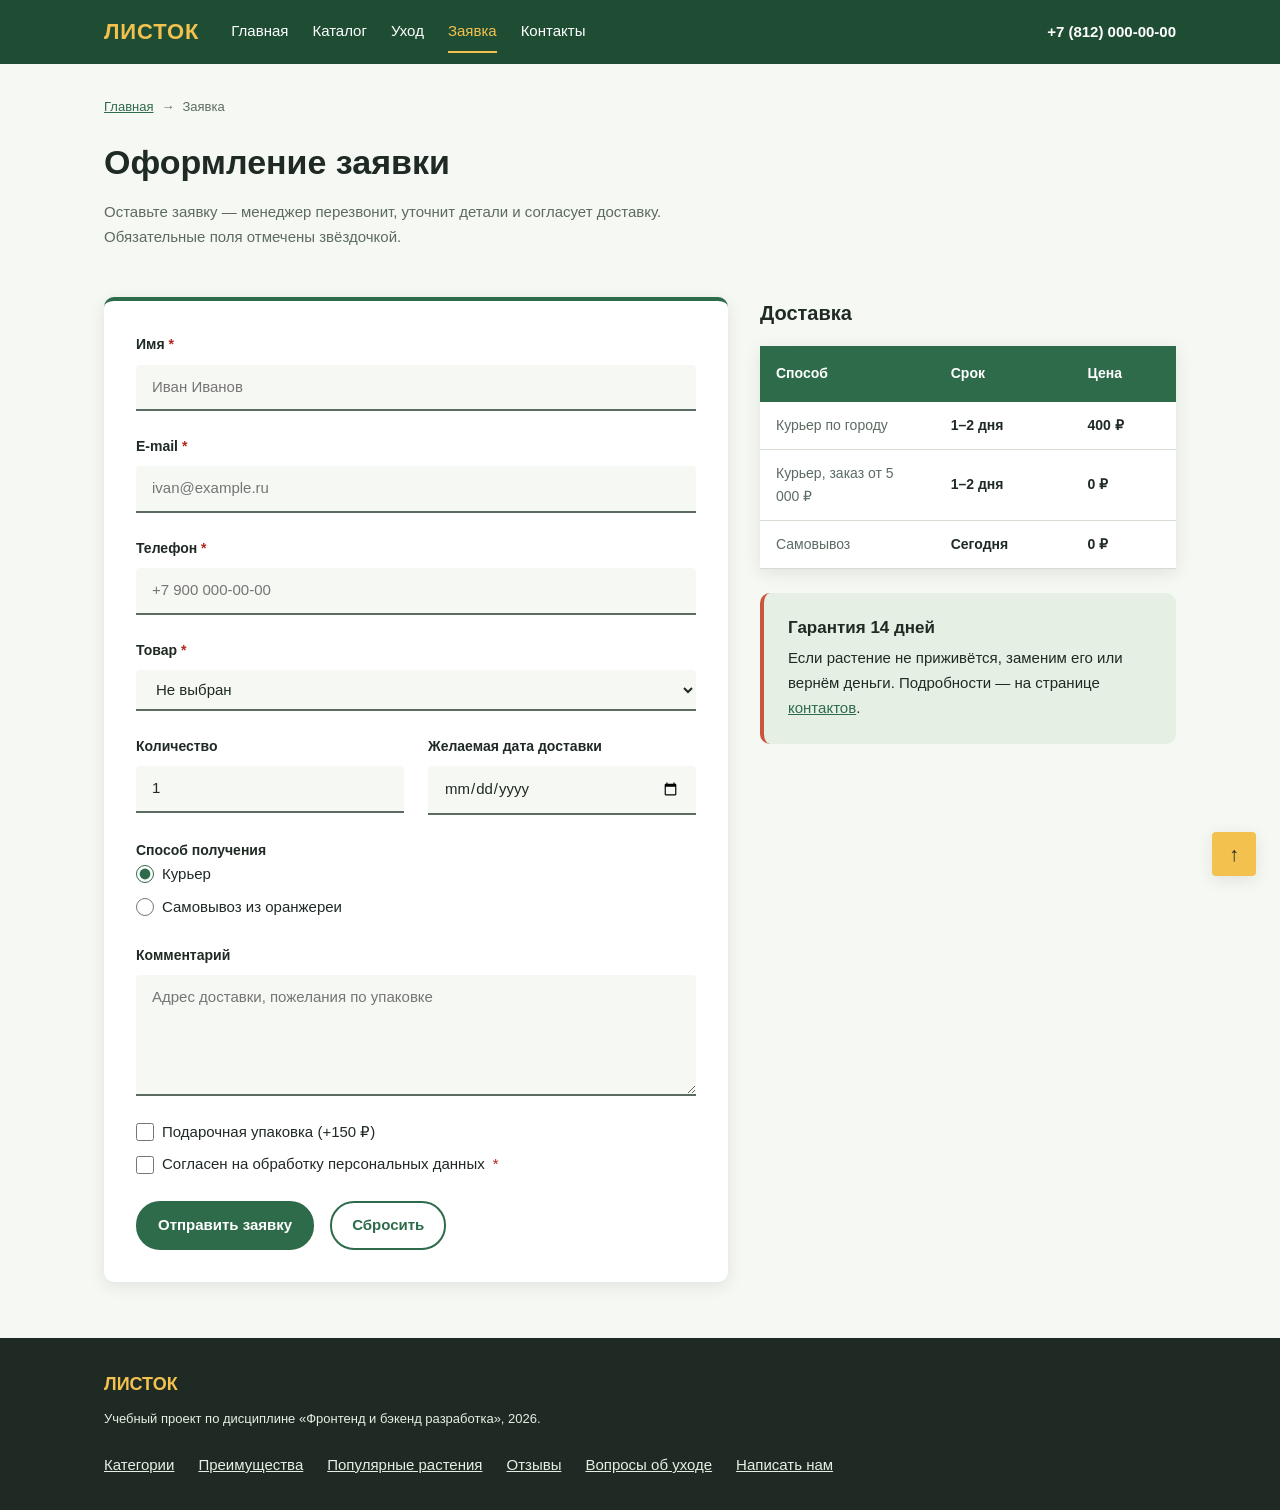
<file: order.html>
<!DOCTYPE html>
<html lang="ru">
<head>
  <meta charset="UTF-8">
  <meta name="viewport" content="width=device-width, initial-scale=1.0">
  <meta name="description" content="Форма заявки на покупку комнатных растений в магазине Листок: выбор товара, даты и способа доставки.">
  <title>Оформление заявки — Листок</title>
  <link rel="stylesheet" href="css/style.css">
  <script src="js/main.js" defer></script>
</head>
<body id="top">
  <header class="page-header">
    <div class="wrapper page-header__inner">
      <a class="page-header__logo" href="index.html">Листок</a>

      <nav class="main-nav" aria-label="Основная навигация">
        <ul class="main-nav__list">
          <li class="main-nav__item"><a class="main-nav__link" href="index.html">Главная</a></li>
          <li class="main-nav__item"><a class="main-nav__link" href="catalog.html">Каталог</a></li>
          <li class="main-nav__item"><a class="main-nav__link" href="care.html">Уход</a></li>
          <li class="main-nav__item"><a class="main-nav__link main-nav__link--current" href="order.html" aria-current="page">Заявка</a></li>
          <li class="main-nav__item"><a class="main-nav__link" href="contacts.html">Контакты</a></li>
        </ul>
      </nav>

      <a class="page-header__phone" href="tel:+78120000000">+7 (812) 000-00-00</a>
    </div>
  </header>

  <main>
    <div class="wrapper page-intro">
      <nav class="crumbs" aria-label="Хлебные крошки">
        <a class="crumbs__link" href="index.html">Главная</a>
        <span class="crumbs__separator" aria-hidden="true">→</span>
        <span class="crumbs__current" aria-current="page">Заявка</span>
      </nav>
      <h1 class="page-intro__title">Оформление заявки</h1>
      <p class="page-intro__text">Оставьте заявку — менеджер перезвонит, уточнит детали и согласует доставку. Обязательные поля отмечены звёздочкой.</p>
    </div>

    <div class="wrapper order">
      <section class="order__form" aria-labelledby="order-form-title">
        <h2 class="visually-hidden" id="order-form-title">Форма заявки</h2>
        <form class="order-form" action="#" method="post">
          <div class="order-form__field">
            <label class="order-form__label" for="client-name">Имя <abbr class="order-form__mark" title="обязательное поле">*</abbr></label>
            <input class="order-form__input" id="client-name" name="name" type="text" minlength="2" autocomplete="name" placeholder="Иван Иванов" required>
          </div>

          <div class="order-form__field">
            <label class="order-form__label" for="client-email">E-mail <abbr class="order-form__mark" title="обязательное поле">*</abbr></label>
            <input class="order-form__input" id="client-email" name="email" type="email" autocomplete="email" placeholder="ivan@example.ru" required>
          </div>

          <div class="order-form__field">
            <label class="order-form__label" for="client-phone">Телефон <abbr class="order-form__mark" title="обязательное поле">*</abbr></label>
            <input class="order-form__input" id="client-phone" name="phone" type="tel" autocomplete="tel" placeholder="+7 900 000-00-00" required>
          </div>

          <div class="order-form__field">
            <label class="order-form__label" for="client-item">Товар <abbr class="order-form__mark" title="обязательное поле">*</abbr></label>
            <select class="order-form__input" id="client-item" name="item" required>
              <option value="">Не выбран</option>
              <option value="monstera">Монстера деликатесная — 2 490 ₽</option>
              <option value="ficus">Фикус лирата — 3 200 ₽</option>
              <option value="sansevieria">Сансевиерия — 1 350 ₽</option>
              <option value="pot">Кашпо керамическое — 890 ₽</option>
              <option value="soil">Грунт универсальный — 390 ₽</option>
            </select>
          </div>

          <div class="order-form__field order-form__field--half">
            <label class="order-form__label" for="client-count">Количество</label>
            <input class="order-form__input" id="client-count" name="count" type="number" min="1" max="10" value="1">
          </div>

          <div class="order-form__field order-form__field--half">
            <label class="order-form__label" for="client-date">Желаемая дата доставки</label>
            <input class="order-form__input" id="client-date" name="date" type="date">
          </div>

          <fieldset class="order-form__field order-form__choice">
            <legend class="order-form__label">Способ получения</legend>
            <label class="order-form__option" for="delivery-courier">
              <input class="order-form__check" id="delivery-courier" name="delivery" type="radio" value="courier" checked>
              Курьер
            </label>
            <label class="order-form__option" for="delivery-pickup">
              <input class="order-form__check" id="delivery-pickup" name="delivery" type="radio" value="pickup">
              Самовывоз из оранжереи
            </label>
          </fieldset>

          <div class="order-form__field">
            <label class="order-form__label" for="client-comment">Комментарий</label>
            <textarea class="order-form__input order-form__input--area" id="client-comment" name="comment" rows="4" placeholder="Адрес доставки, пожелания по упаковке"></textarea>
          </div>

          <div class="order-form__field">
            <label class="order-form__option" for="client-wrap">
              <input class="order-form__check" id="client-wrap" name="wrap" type="checkbox">
              Подарочная упаковка (+150 ₽)
            </label>
            <label class="order-form__option" for="client-agree">
              <input class="order-form__check" id="client-agree" name="agree" type="checkbox" required>
              Согласен на обработку персональных данных <abbr class="order-form__mark" title="обязательное поле">*</abbr>
            </label>
          </div>

          <div class="order-form__actions">
            <button class="button" type="submit">Отправить заявку</button>
            <button class="button button--outline" type="reset">Сбросить</button>
          </div>
        </form>
      </section>

      <aside class="order__info">
        <table class="specs specs--small">
          <caption class="specs__caption">Доставка</caption>
          <thead>
            <tr>
              <th class="specs__head" scope="col">Способ</th>
              <th class="specs__head" scope="col">Срок</th>
              <th class="specs__head" scope="col">Цена</th>
            </tr>
          </thead>
          <tbody>
            <tr>
              <th class="specs__name" scope="row">Курьер по городу</th>
              <td class="specs__value">1–2 дня</td>
              <td class="specs__value">400 ₽</td>
            </tr>
            <tr>
              <th class="specs__name" scope="row">Курьер, заказ от 5 000 ₽</th>
              <td class="specs__value">1–2 дня</td>
              <td class="specs__value">0 ₽</td>
            </tr>
            <tr>
              <th class="specs__name" scope="row">Самовывоз</th>
              <td class="specs__value">Сегодня</td>
              <td class="specs__value">0 ₽</td>
            </tr>
          </tbody>
        </table>

        <div class="note note--accent">
          <h2 class="note__title">Гарантия 14 дней</h2>
          <p class="note__text">Если растение не приживётся, заменим его или вернём деньги. Подробности — на странице <a href="contacts.html">контактов</a>.</p>
        </div>
      </aside>
    </div>
  </main>

  <footer class="page-footer">
    <div class="wrapper page-footer__inner">
      <div class="page-footer__about">
        <p class="page-footer__logo">Листок</p>
        <p class="page-footer__text">Учебный проект по дисциплине «Фронтенд и бэкенд разработка», 2026.</p>
      </div>

      <nav class="page-footer__nav" aria-label="Быстрые ссылки">
        <ul class="page-footer__list">
          <li class="page-footer__item"><a class="page-footer__link" href="index.html#categories">Категории</a></li>
          <li class="page-footer__item"><a class="page-footer__link" href="index.html#benefits">Преимущества</a></li>
          <li class="page-footer__item"><a class="page-footer__link" href="index.html#popular">Популярные растения</a></li>
          <li class="page-footer__item"><a class="page-footer__link" href="index.html#reviews">Отзывы</a></li>
          <li class="page-footer__item"><a class="page-footer__link" href="care.html#faq">Вопросы об уходе</a></li>
          <li class="page-footer__item"><a class="page-footer__link" href="contacts.html#feedback">Написать нам</a></li>
        </ul>
      </nav>
    </div>
  </footer>

  <a class="up-button" href="#top" aria-label="Наверх">&uarr;</a>

  <p class="toast" role="status" hidden>Заявка принята. Мы скоро свяжемся с вами.</p>
</body>
</html>
</file>
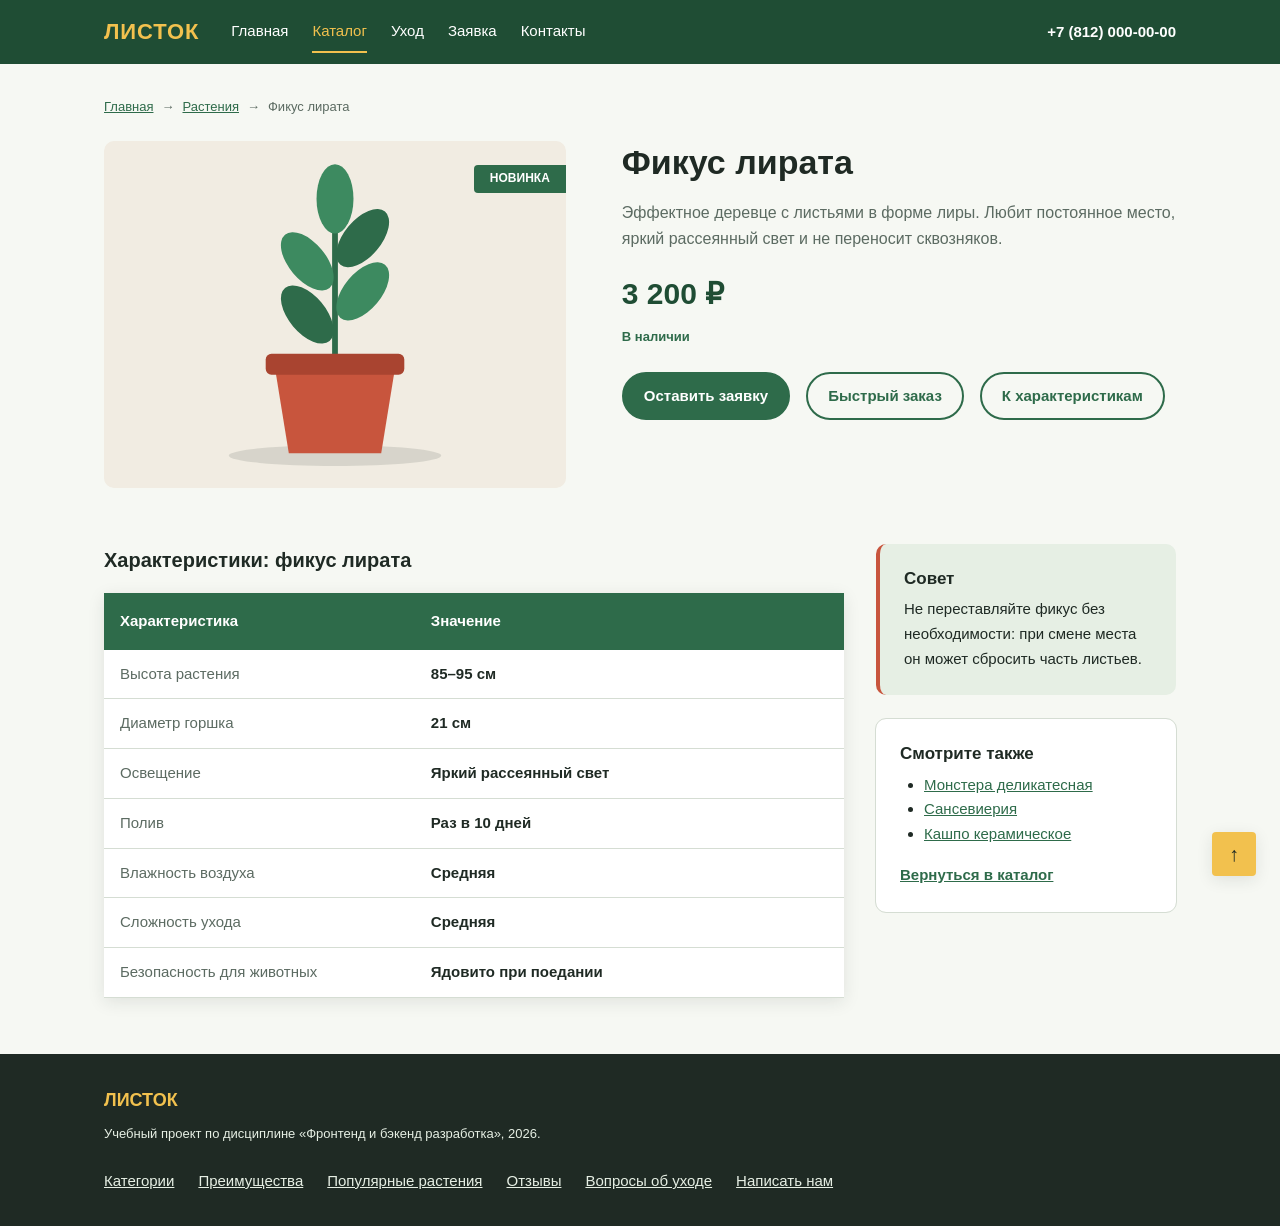
<file: product-ficus.html>
<!DOCTYPE html>
<html lang="ru">
<head>
  <meta charset="UTF-8">
  <meta name="viewport" content="width=device-width, initial-scale=1.0">
  <meta name="description" content="Фикус лирата: деревце высотой 90 см с крупными листьями для светлой комнаты. Цена 3 200 ₽.">
  <title>Фикус лирата — Листок</title>
  <link rel="stylesheet" href="css/style.css">
  <script src="js/main.js" defer></script>
</head>
<body id="top">
  <header class="page-header">
    <div class="wrapper page-header__inner">
      <a class="page-header__logo" href="index.html">Листок</a>

      <nav class="main-nav" aria-label="Основная навигация">
        <ul class="main-nav__list">
          <li class="main-nav__item"><a class="main-nav__link" href="index.html">Главная</a></li>
          <li class="main-nav__item"><a class="main-nav__link main-nav__link--current" href="catalog.html" aria-current="page">Каталог</a></li>
          <li class="main-nav__item"><a class="main-nav__link" href="care.html">Уход</a></li>
          <li class="main-nav__item"><a class="main-nav__link" href="order.html">Заявка</a></li>
          <li class="main-nav__item"><a class="main-nav__link" href="contacts.html">Контакты</a></li>
        </ul>
      </nav>

      <a class="page-header__phone" href="tel:+78120000000">+7 (812) 000-00-00</a>
    </div>
  </header>

  <main>
    <div class="wrapper page-intro">
      <nav class="crumbs" aria-label="Хлебные крошки">
        <a class="crumbs__link" href="index.html">Главная</a>
        <span class="crumbs__separator" aria-hidden="true">→</span>
        <a class="crumbs__link" href="catalog.html#plants">Растения</a>
        <span class="crumbs__separator" aria-hidden="true">→</span>
        <span class="crumbs__current" aria-current="page">Фикус лирата</span>
      </nav>
    </div>

    <article class="wrapper product">
      <div class="product__gallery">
          <span class="tag tag--new product__tag">Новинка</span>
        <img class="product__image" src="images/ficus.svg" alt="Фикус лирата в терракотовом горшке" width="400" height="300">
      </div>

      <div class="product__info">
        <h1 class="product__title">Фикус лирата</h1>
        <p class="product__text">Эффектное деревце с листьями в форме лиры. Любит постоянное место, яркий рассеянный свет и не переносит сквозняков.</p>
        <p class="product__price">3&nbsp;200&nbsp;₽</p>
        <p class="status status--in">В наличии</p>
        <div class="product__actions">
          <a class="button" href="order.html">Оставить заявку</a>
          <a class="button button--outline" href="#quick-order">Быстрый заказ</a>
          <a class="button button--outline" href="#specs">К характеристикам</a>
        </div>
      </div>
    </article>

    <div class="wrapper product-extra">
      <section class="product-extra__main" id="specs">
        <table class="specs">
          <caption class="specs__caption">Характеристики: фикус лирата</caption>
          <thead>
            <tr>
              <th class="specs__head" scope="col">Характеристика</th>
              <th class="specs__head" scope="col">Значение</th>
            </tr>
          </thead>
          <tbody>
              <tr>
                <th class="specs__name" scope="row">Высота растения</th>
                <td class="specs__value">85–95 см</td>
              </tr>
              <tr>
                <th class="specs__name" scope="row">Диаметр горшка</th>
                <td class="specs__value">21 см</td>
              </tr>
              <tr>
                <th class="specs__name" scope="row">Освещение</th>
                <td class="specs__value">Яркий рассеянный свет</td>
              </tr>
              <tr>
                <th class="specs__name" scope="row">Полив</th>
                <td class="specs__value">Раз в 10 дней</td>
              </tr>
              <tr>
                <th class="specs__name" scope="row">Влажность воздуха</th>
                <td class="specs__value">Средняя</td>
              </tr>
              <tr>
                <th class="specs__name" scope="row">Сложность ухода</th>
                <td class="specs__value">Средняя</td>
              </tr>
              <tr>
                <th class="specs__name" scope="row">Безопасность для животных</th>
                <td class="specs__value">Ядовито при поедании</td>
              </tr>
          </tbody>
        </table>
      </section>

      <aside class="product-extra__side">
        <div class="note note--accent">
          <h2 class="note__title">Совет</h2>
          <p class="note__text">Не переставляйте фикус без необходимости: при смене места он может сбросить часть листьев.</p>
        </div>
        <div class="note">
          <h2 class="note__title">Смотрите также</h2>
          <ul class="note__list">
            <li class="note__item"><a class="note__link" href="product.html">Монстера деликатесная</a></li>
            <li class="note__item"><a class="note__link" href="product-sansevieria.html">Сансевиерия</a></li>
            <li class="note__item"><a class="note__link" href="product-pot.html">Кашпо керамическое</a></li>
          </ul>
          <a class="note__back" href="catalog.html">Вернуться в каталог</a>
        </div>
      </aside>
    </div>
  </main>

  <footer class="page-footer">
    <div class="wrapper page-footer__inner">
      <div class="page-footer__about">
        <p class="page-footer__logo">Листок</p>
        <p class="page-footer__text">Учебный проект по дисциплине «Фронтенд и бэкенд разработка», 2026.</p>
      </div>

      <nav class="page-footer__nav" aria-label="Быстрые ссылки">
        <ul class="page-footer__list">
          <li class="page-footer__item"><a class="page-footer__link" href="index.html#categories">Категории</a></li>
          <li class="page-footer__item"><a class="page-footer__link" href="index.html#benefits">Преимущества</a></li>
          <li class="page-footer__item"><a class="page-footer__link" href="index.html#popular">Популярные растения</a></li>
          <li class="page-footer__item"><a class="page-footer__link" href="index.html#reviews">Отзывы</a></li>
          <li class="page-footer__item"><a class="page-footer__link" href="care.html#faq">Вопросы об уходе</a></li>
          <li class="page-footer__item"><a class="page-footer__link" href="contacts.html#feedback">Написать нам</a></li>
        </ul>
      </nav>
    </div>
  </footer>

  <a class="up-button" href="#top" aria-label="Наверх">&uarr;</a>

  <div class="modal" id="quick-order" role="dialog" aria-modal="true" aria-labelledby="quick-order-title">
    <a class="modal__overlay" href="#close" aria-label="Закрыть окно" tabindex="-1"></a>
    <div class="modal__window">
      <a class="modal__close" href="#close" aria-label="Закрыть окно">&times;</a>
      <h2 class="modal__title" id="quick-order-title">Быстрый заказ</h2>
      <p class="modal__text">Оставьте телефон — перезвоним в течение 15 минут и оформим заказ за вас.</p>

      <form class="order-form order-form--plain" action="#" method="post">
        <div class="order-form__field">
          <label class="order-form__label" for="quick-name">Имя <abbr class="order-form__mark" title="обязательное поле">*</abbr></label>
          <input class="order-form__input" id="quick-name" name="name" type="text" minlength="2" autocomplete="name" required>
        </div>

        <div class="order-form__field">
          <label class="order-form__label" for="quick-phone">Телефон <abbr class="order-form__mark" title="обязательное поле">*</abbr></label>
          <input class="order-form__input" id="quick-phone" name="phone" type="tel" autocomplete="tel" placeholder="+7 900 000-00-00" required>
        </div>

        <div class="order-form__field">
          <label class="order-form__option" for="quick-agree">
            <input class="order-form__check" id="quick-agree" name="agree" type="checkbox" required>
            Согласен на обработку персональных данных <abbr class="order-form__mark" title="обязательное поле">*</abbr>
          </label>
        </div>

        <div class="order-form__actions">
          <button class="button" type="submit">Жду звонка</button>
          <a class="button button--outline" href="#close">Отмена</a>
        </div>
      </form>
    </div>
  </div>

  <p class="toast" role="status" hidden>Заявка принята. Мы скоро свяжемся с вами.</p>
</body>
</html>
</file>
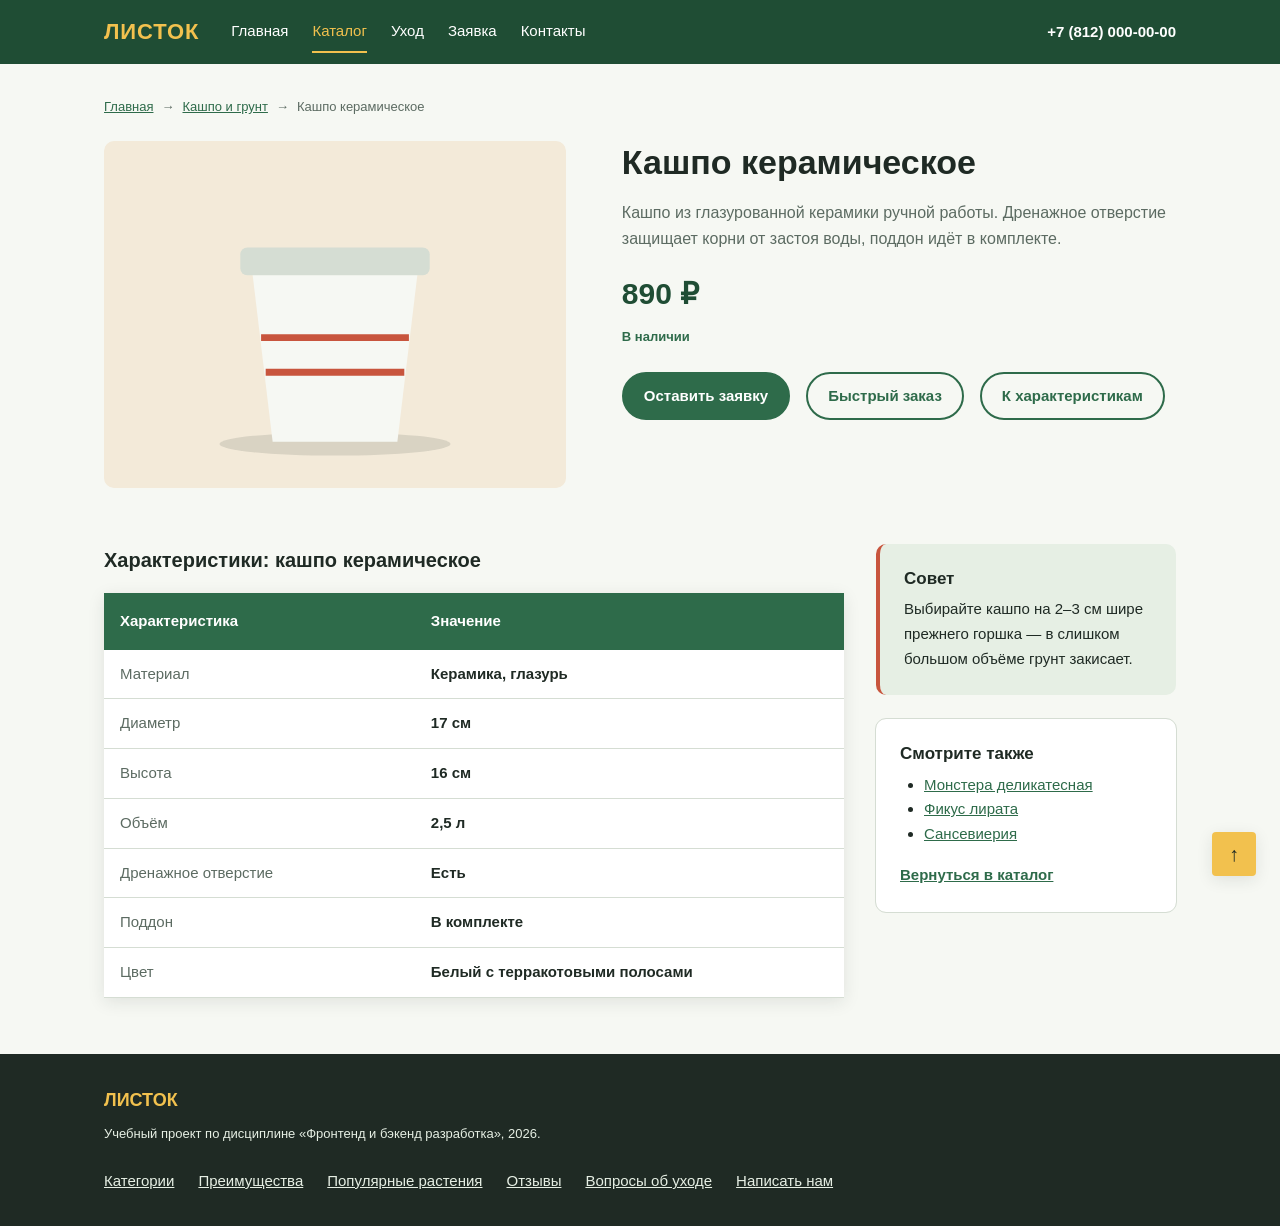
<file: product-pot.html>
<!DOCTYPE html>
<html lang="ru">
<head>
  <meta charset="UTF-8">
  <meta name="viewport" content="width=device-width, initial-scale=1.0">
  <meta name="description" content="Керамическое кашпо диаметром 17 см с дренажным отверстием и поддоном. Цена 890 ₽.">
  <title>Кашпо керамическое — Листок</title>
  <link rel="stylesheet" href="css/style.css">
  <script src="js/main.js" defer></script>
</head>
<body id="top">
  <header class="page-header">
    <div class="wrapper page-header__inner">
      <a class="page-header__logo" href="index.html">Листок</a>

      <nav class="main-nav" aria-label="Основная навигация">
        <ul class="main-nav__list">
          <li class="main-nav__item"><a class="main-nav__link" href="index.html">Главная</a></li>
          <li class="main-nav__item"><a class="main-nav__link main-nav__link--current" href="catalog.html" aria-current="page">Каталог</a></li>
          <li class="main-nav__item"><a class="main-nav__link" href="care.html">Уход</a></li>
          <li class="main-nav__item"><a class="main-nav__link" href="order.html">Заявка</a></li>
          <li class="main-nav__item"><a class="main-nav__link" href="contacts.html">Контакты</a></li>
        </ul>
      </nav>

      <a class="page-header__phone" href="tel:+78120000000">+7 (812) 000-00-00</a>
    </div>
  </header>

  <main>
    <div class="wrapper page-intro">
      <nav class="crumbs" aria-label="Хлебные крошки">
        <a class="crumbs__link" href="index.html">Главная</a>
        <span class="crumbs__separator" aria-hidden="true">→</span>
        <a class="crumbs__link" href="catalog.html#goods">Кашпо и грунт</a>
        <span class="crumbs__separator" aria-hidden="true">→</span>
        <span class="crumbs__current" aria-current="page">Кашпо керамическое</span>
      </nav>
    </div>

    <article class="wrapper product">
      <div class="product__gallery">
        <img class="product__image" src="images/pot.svg" alt="Белое керамическое кашпо с терракотовыми полосами" width="400" height="300">
      </div>

      <div class="product__info">
        <h1 class="product__title">Кашпо керамическое</h1>
        <p class="product__text">Кашпо из глазурованной керамики ручной работы. Дренажное отверстие защищает корни от застоя воды, поддон идёт в комплекте.</p>
        <p class="product__price">890&nbsp;₽</p>
        <p class="status status--in">В наличии</p>
        <div class="product__actions">
          <a class="button" href="order.html">Оставить заявку</a>
          <a class="button button--outline" href="#quick-order">Быстрый заказ</a>
          <a class="button button--outline" href="#specs">К характеристикам</a>
        </div>
      </div>
    </article>

    <div class="wrapper product-extra">
      <section class="product-extra__main" id="specs">
        <table class="specs">
          <caption class="specs__caption">Характеристики: кашпо керамическое</caption>
          <thead>
            <tr>
              <th class="specs__head" scope="col">Характеристика</th>
              <th class="specs__head" scope="col">Значение</th>
            </tr>
          </thead>
          <tbody>
              <tr>
                <th class="specs__name" scope="row">Материал</th>
                <td class="specs__value">Керамика, глазурь</td>
              </tr>
              <tr>
                <th class="specs__name" scope="row">Диаметр</th>
                <td class="specs__value">17 см</td>
              </tr>
              <tr>
                <th class="specs__name" scope="row">Высота</th>
                <td class="specs__value">16 см</td>
              </tr>
              <tr>
                <th class="specs__name" scope="row">Объём</th>
                <td class="specs__value">2,5 л</td>
              </tr>
              <tr>
                <th class="specs__name" scope="row">Дренажное отверстие</th>
                <td class="specs__value">Есть</td>
              </tr>
              <tr>
                <th class="specs__name" scope="row">Поддон</th>
                <td class="specs__value">В комплекте</td>
              </tr>
              <tr>
                <th class="specs__name" scope="row">Цвет</th>
                <td class="specs__value">Белый с терракотовыми полосами</td>
              </tr>
          </tbody>
        </table>
      </section>

      <aside class="product-extra__side">
        <div class="note note--accent">
          <h2 class="note__title">Совет</h2>
          <p class="note__text">Выбирайте кашпо на 2–3 см шире прежнего горшка — в слишком большом объёме грунт закисает.</p>
        </div>
        <div class="note">
          <h2 class="note__title">Смотрите также</h2>
          <ul class="note__list">
            <li class="note__item"><a class="note__link" href="product.html">Монстера деликатесная</a></li>
            <li class="note__item"><a class="note__link" href="product-ficus.html">Фикус лирата</a></li>
            <li class="note__item"><a class="note__link" href="product-sansevieria.html">Сансевиерия</a></li>
          </ul>
          <a class="note__back" href="catalog.html">Вернуться в каталог</a>
        </div>
      </aside>
    </div>
  </main>

  <footer class="page-footer">
    <div class="wrapper page-footer__inner">
      <div class="page-footer__about">
        <p class="page-footer__logo">Листок</p>
        <p class="page-footer__text">Учебный проект по дисциплине «Фронтенд и бэкенд разработка», 2026.</p>
      </div>

      <nav class="page-footer__nav" aria-label="Быстрые ссылки">
        <ul class="page-footer__list">
          <li class="page-footer__item"><a class="page-footer__link" href="index.html#categories">Категории</a></li>
          <li class="page-footer__item"><a class="page-footer__link" href="index.html#benefits">Преимущества</a></li>
          <li class="page-footer__item"><a class="page-footer__link" href="index.html#popular">Популярные растения</a></li>
          <li class="page-footer__item"><a class="page-footer__link" href="index.html#reviews">Отзывы</a></li>
          <li class="page-footer__item"><a class="page-footer__link" href="care.html#faq">Вопросы об уходе</a></li>
          <li class="page-footer__item"><a class="page-footer__link" href="contacts.html#feedback">Написать нам</a></li>
        </ul>
      </nav>
    </div>
  </footer>

  <a class="up-button" href="#top" aria-label="Наверх">&uarr;</a>

  <div class="modal" id="quick-order" role="dialog" aria-modal="true" aria-labelledby="quick-order-title">
    <a class="modal__overlay" href="#close" aria-label="Закрыть окно" tabindex="-1"></a>
    <div class="modal__window">
      <a class="modal__close" href="#close" aria-label="Закрыть окно">&times;</a>
      <h2 class="modal__title" id="quick-order-title">Быстрый заказ</h2>
      <p class="modal__text">Оставьте телефон — перезвоним в течение 15 минут и оформим заказ за вас.</p>

      <form class="order-form order-form--plain" action="#" method="post">
        <div class="order-form__field">
          <label class="order-form__label" for="quick-name">Имя <abbr class="order-form__mark" title="обязательное поле">*</abbr></label>
          <input class="order-form__input" id="quick-name" name="name" type="text" minlength="2" autocomplete="name" required>
        </div>

        <div class="order-form__field">
          <label class="order-form__label" for="quick-phone">Телефон <abbr class="order-form__mark" title="обязательное поле">*</abbr></label>
          <input class="order-form__input" id="quick-phone" name="phone" type="tel" autocomplete="tel" placeholder="+7 900 000-00-00" required>
        </div>

        <div class="order-form__field">
          <label class="order-form__option" for="quick-agree">
            <input class="order-form__check" id="quick-agree" name="agree" type="checkbox" required>
            Согласен на обработку персональных данных <abbr class="order-form__mark" title="обязательное поле">*</abbr>
          </label>
        </div>

        <div class="order-form__actions">
          <button class="button" type="submit">Жду звонка</button>
          <a class="button button--outline" href="#close">Отмена</a>
        </div>
      </form>
    </div>
  </div>

  <p class="toast" role="status" hidden>Заявка принята. Мы скоро свяжемся с вами.</p>
</body>
</html>
</file>
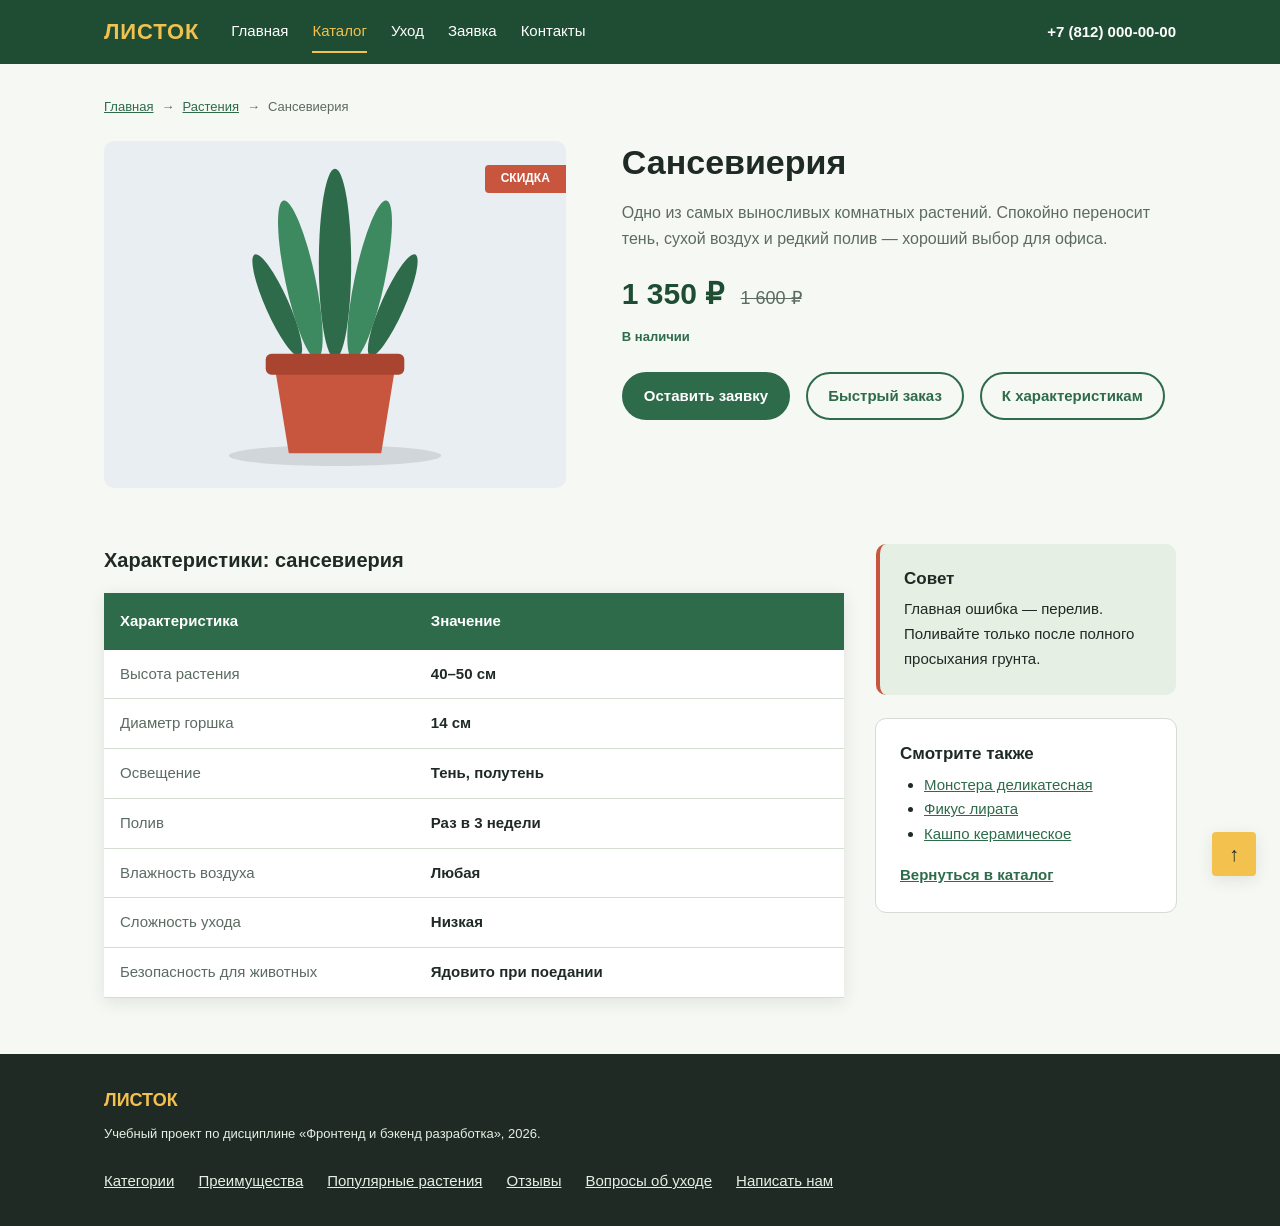
<file: product-sansevieria.html>
<!DOCTYPE html>
<html lang="ru">
<head>
  <meta charset="UTF-8">
  <meta name="viewport" content="width=device-width, initial-scale=1.0">
  <meta name="description" content="Сансевиерия: неприхотливое растение для тени, высота 45 см. Цена со скидкой 1 350 ₽.">
  <title>Сансевиерия — Листок</title>
  <link rel="stylesheet" href="css/style.css">
  <script src="js/main.js" defer></script>
</head>
<body id="top">
  <header class="page-header">
    <div class="wrapper page-header__inner">
      <a class="page-header__logo" href="index.html">Листок</a>

      <nav class="main-nav" aria-label="Основная навигация">
        <ul class="main-nav__list">
          <li class="main-nav__item"><a class="main-nav__link" href="index.html">Главная</a></li>
          <li class="main-nav__item"><a class="main-nav__link main-nav__link--current" href="catalog.html" aria-current="page">Каталог</a></li>
          <li class="main-nav__item"><a class="main-nav__link" href="care.html">Уход</a></li>
          <li class="main-nav__item"><a class="main-nav__link" href="order.html">Заявка</a></li>
          <li class="main-nav__item"><a class="main-nav__link" href="contacts.html">Контакты</a></li>
        </ul>
      </nav>

      <a class="page-header__phone" href="tel:+78120000000">+7 (812) 000-00-00</a>
    </div>
  </header>

  <main>
    <div class="wrapper page-intro">
      <nav class="crumbs" aria-label="Хлебные крошки">
        <a class="crumbs__link" href="index.html">Главная</a>
        <span class="crumbs__separator" aria-hidden="true">→</span>
        <a class="crumbs__link" href="catalog.html#plants">Растения</a>
        <span class="crumbs__separator" aria-hidden="true">→</span>
        <span class="crumbs__current" aria-current="page">Сансевиерия</span>
      </nav>
    </div>

    <article class="wrapper product">
      <div class="product__gallery">
          <span class="tag tag--sale product__tag">Скидка</span>
        <img class="product__image" src="images/sansevieria.svg" alt="Сансевиерия в терракотовом горшке" width="400" height="300">
      </div>

      <div class="product__info">
        <h1 class="product__title">Сансевиерия</h1>
        <p class="product__text">Одно из самых выносливых комнатных растений. Спокойно переносит тень, сухой воздух и редкий полив — хороший выбор для офиса.</p>
        <p class="product__price">1&nbsp;350&nbsp;₽ <s class="product__old-price">1&nbsp;600&nbsp;₽</s></p>
        <p class="status status--in">В наличии</p>
        <div class="product__actions">
          <a class="button" href="order.html">Оставить заявку</a>
          <a class="button button--outline" href="#quick-order">Быстрый заказ</a>
          <a class="button button--outline" href="#specs">К характеристикам</a>
        </div>
      </div>
    </article>

    <div class="wrapper product-extra">
      <section class="product-extra__main" id="specs">
        <table class="specs">
          <caption class="specs__caption">Характеристики: сансевиерия</caption>
          <thead>
            <tr>
              <th class="specs__head" scope="col">Характеристика</th>
              <th class="specs__head" scope="col">Значение</th>
            </tr>
          </thead>
          <tbody>
              <tr>
                <th class="specs__name" scope="row">Высота растения</th>
                <td class="specs__value">40–50 см</td>
              </tr>
              <tr>
                <th class="specs__name" scope="row">Диаметр горшка</th>
                <td class="specs__value">14 см</td>
              </tr>
              <tr>
                <th class="specs__name" scope="row">Освещение</th>
                <td class="specs__value">Тень, полутень</td>
              </tr>
              <tr>
                <th class="specs__name" scope="row">Полив</th>
                <td class="specs__value">Раз в 3 недели</td>
              </tr>
              <tr>
                <th class="specs__name" scope="row">Влажность воздуха</th>
                <td class="specs__value">Любая</td>
              </tr>
              <tr>
                <th class="specs__name" scope="row">Сложность ухода</th>
                <td class="specs__value">Низкая</td>
              </tr>
              <tr>
                <th class="specs__name" scope="row">Безопасность для животных</th>
                <td class="specs__value">Ядовито при поедании</td>
              </tr>
          </tbody>
        </table>
      </section>

      <aside class="product-extra__side">
        <div class="note note--accent">
          <h2 class="note__title">Совет</h2>
          <p class="note__text">Главная ошибка — перелив. Поливайте только после полного просыхания грунта.</p>
        </div>
        <div class="note">
          <h2 class="note__title">Смотрите также</h2>
          <ul class="note__list">
            <li class="note__item"><a class="note__link" href="product.html">Монстера деликатесная</a></li>
            <li class="note__item"><a class="note__link" href="product-ficus.html">Фикус лирата</a></li>
            <li class="note__item"><a class="note__link" href="product-pot.html">Кашпо керамическое</a></li>
          </ul>
          <a class="note__back" href="catalog.html">Вернуться в каталог</a>
        </div>
      </aside>
    </div>
  </main>

  <footer class="page-footer">
    <div class="wrapper page-footer__inner">
      <div class="page-footer__about">
        <p class="page-footer__logo">Листок</p>
        <p class="page-footer__text">Учебный проект по дисциплине «Фронтенд и бэкенд разработка», 2026.</p>
      </div>

      <nav class="page-footer__nav" aria-label="Быстрые ссылки">
        <ul class="page-footer__list">
          <li class="page-footer__item"><a class="page-footer__link" href="index.html#categories">Категории</a></li>
          <li class="page-footer__item"><a class="page-footer__link" href="index.html#benefits">Преимущества</a></li>
          <li class="page-footer__item"><a class="page-footer__link" href="index.html#popular">Популярные растения</a></li>
          <li class="page-footer__item"><a class="page-footer__link" href="index.html#reviews">Отзывы</a></li>
          <li class="page-footer__item"><a class="page-footer__link" href="care.html#faq">Вопросы об уходе</a></li>
          <li class="page-footer__item"><a class="page-footer__link" href="contacts.html#feedback">Написать нам</a></li>
        </ul>
      </nav>
    </div>
  </footer>

  <a class="up-button" href="#top" aria-label="Наверх">&uarr;</a>

  <div class="modal" id="quick-order" role="dialog" aria-modal="true" aria-labelledby="quick-order-title">
    <a class="modal__overlay" href="#close" aria-label="Закрыть окно" tabindex="-1"></a>
    <div class="modal__window">
      <a class="modal__close" href="#close" aria-label="Закрыть окно">&times;</a>
      <h2 class="modal__title" id="quick-order-title">Быстрый заказ</h2>
      <p class="modal__text">Оставьте телефон — перезвоним в течение 15 минут и оформим заказ за вас.</p>

      <form class="order-form order-form--plain" action="#" method="post">
        <div class="order-form__field">
          <label class="order-form__label" for="quick-name">Имя <abbr class="order-form__mark" title="обязательное поле">*</abbr></label>
          <input class="order-form__input" id="quick-name" name="name" type="text" minlength="2" autocomplete="name" required>
        </div>

        <div class="order-form__field">
          <label class="order-form__label" for="quick-phone">Телефон <abbr class="order-form__mark" title="обязательное поле">*</abbr></label>
          <input class="order-form__input" id="quick-phone" name="phone" type="tel" autocomplete="tel" placeholder="+7 900 000-00-00" required>
        </div>

        <div class="order-form__field">
          <label class="order-form__option" for="quick-agree">
            <input class="order-form__check" id="quick-agree" name="agree" type="checkbox" required>
            Согласен на обработку персональных данных <abbr class="order-form__mark" title="обязательное поле">*</abbr>
          </label>
        </div>

        <div class="order-form__actions">
          <button class="button" type="submit">Жду звонка</button>
          <a class="button button--outline" href="#close">Отмена</a>
        </div>
      </form>
    </div>
  </div>

  <p class="toast" role="status" hidden>Заявка принята. Мы скоро свяжемся с вами.</p>
</body>
</html>
</file>
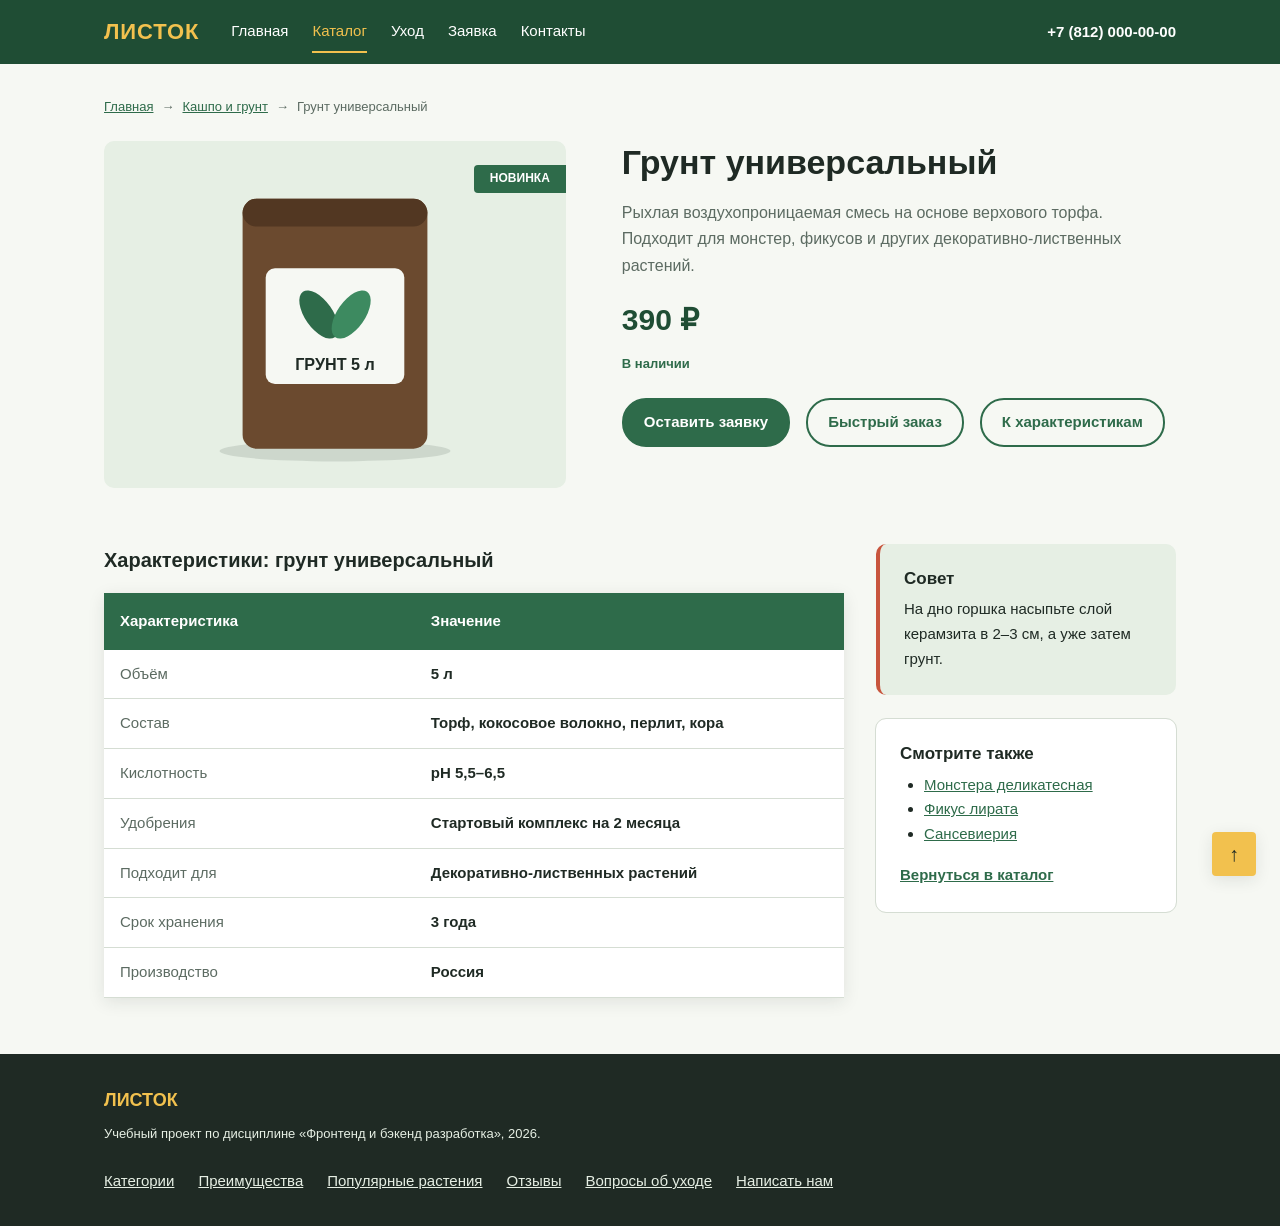
<file: product-soil.html>
<!DOCTYPE html>
<html lang="ru">
<head>
  <meta charset="UTF-8">
  <meta name="viewport" content="width=device-width, initial-scale=1.0">
  <meta name="description" content="Универсальный грунт для комнатных растений с перлитом и корой, 5 литров. Цена 390 ₽.">
  <title>Грунт универсальный — Листок</title>
  <link rel="stylesheet" href="css/style.css">
  <script src="js/main.js" defer></script>
</head>
<body id="top">
  <header class="page-header">
    <div class="wrapper page-header__inner">
      <a class="page-header__logo" href="index.html">Листок</a>

      <nav class="main-nav" aria-label="Основная навигация">
        <ul class="main-nav__list">
          <li class="main-nav__item"><a class="main-nav__link" href="index.html">Главная</a></li>
          <li class="main-nav__item"><a class="main-nav__link main-nav__link--current" href="catalog.html" aria-current="page">Каталог</a></li>
          <li class="main-nav__item"><a class="main-nav__link" href="care.html">Уход</a></li>
          <li class="main-nav__item"><a class="main-nav__link" href="order.html">Заявка</a></li>
          <li class="main-nav__item"><a class="main-nav__link" href="contacts.html">Контакты</a></li>
        </ul>
      </nav>

      <a class="page-header__phone" href="tel:+78120000000">+7 (812) 000-00-00</a>
    </div>
  </header>

  <main>
    <div class="wrapper page-intro">
      <nav class="crumbs" aria-label="Хлебные крошки">
        <a class="crumbs__link" href="index.html">Главная</a>
        <span class="crumbs__separator" aria-hidden="true">→</span>
        <a class="crumbs__link" href="catalog.html#goods">Кашпо и грунт</a>
        <span class="crumbs__separator" aria-hidden="true">→</span>
        <span class="crumbs__current" aria-current="page">Грунт универсальный</span>
      </nav>
    </div>

    <article class="wrapper product">
      <div class="product__gallery">
          <span class="tag tag--new product__tag">Новинка</span>
        <img class="product__image" src="images/soil.svg" alt="Упаковка универсального грунта объёмом пять литров" width="400" height="300">
      </div>

      <div class="product__info">
        <h1 class="product__title">Грунт универсальный</h1>
        <p class="product__text">Рыхлая воздухопроницаемая смесь на основе верхового торфа. Подходит для монстер, фикусов и других декоративно-лиственных растений.</p>
        <p class="product__price">390&nbsp;₽</p>
        <p class="status status--in">В наличии</p>
        <div class="product__actions">
          <a class="button" href="order.html">Оставить заявку</a>
          <a class="button button--outline" href="#quick-order">Быстрый заказ</a>
          <a class="button button--outline" href="#specs">К характеристикам</a>
        </div>
      </div>
    </article>

    <div class="wrapper product-extra">
      <section class="product-extra__main" id="specs">
        <table class="specs">
          <caption class="specs__caption">Характеристики: грунт универсальный</caption>
          <thead>
            <tr>
              <th class="specs__head" scope="col">Характеристика</th>
              <th class="specs__head" scope="col">Значение</th>
            </tr>
          </thead>
          <tbody>
              <tr>
                <th class="specs__name" scope="row">Объём</th>
                <td class="specs__value">5 л</td>
              </tr>
              <tr>
                <th class="specs__name" scope="row">Состав</th>
                <td class="specs__value">Торф, кокосовое волокно, перлит, кора</td>
              </tr>
              <tr>
                <th class="specs__name" scope="row">Кислотность</th>
                <td class="specs__value">pH 5,5–6,5</td>
              </tr>
              <tr>
                <th class="specs__name" scope="row">Удобрения</th>
                <td class="specs__value">Стартовый комплекс на 2 месяца</td>
              </tr>
              <tr>
                <th class="specs__name" scope="row">Подходит для</th>
                <td class="specs__value">Декоративно-лиственных растений</td>
              </tr>
              <tr>
                <th class="specs__name" scope="row">Срок хранения</th>
                <td class="specs__value">3 года</td>
              </tr>
              <tr>
                <th class="specs__name" scope="row">Производство</th>
                <td class="specs__value">Россия</td>
              </tr>
          </tbody>
        </table>
      </section>

      <aside class="product-extra__side">
        <div class="note note--accent">
          <h2 class="note__title">Совет</h2>
          <p class="note__text">На дно горшка насыпьте слой керамзита в 2–3 см, а уже затем грунт.</p>
        </div>
        <div class="note">
          <h2 class="note__title">Смотрите также</h2>
          <ul class="note__list">
            <li class="note__item"><a class="note__link" href="product.html">Монстера деликатесная</a></li>
            <li class="note__item"><a class="note__link" href="product-ficus.html">Фикус лирата</a></li>
            <li class="note__item"><a class="note__link" href="product-sansevieria.html">Сансевиерия</a></li>
          </ul>
          <a class="note__back" href="catalog.html">Вернуться в каталог</a>
        </div>
      </aside>
    </div>
  </main>

  <footer class="page-footer">
    <div class="wrapper page-footer__inner">
      <div class="page-footer__about">
        <p class="page-footer__logo">Листок</p>
        <p class="page-footer__text">Учебный проект по дисциплине «Фронтенд и бэкенд разработка», 2026.</p>
      </div>

      <nav class="page-footer__nav" aria-label="Быстрые ссылки">
        <ul class="page-footer__list">
          <li class="page-footer__item"><a class="page-footer__link" href="index.html#categories">Категории</a></li>
          <li class="page-footer__item"><a class="page-footer__link" href="index.html#benefits">Преимущества</a></li>
          <li class="page-footer__item"><a class="page-footer__link" href="index.html#popular">Популярные растения</a></li>
          <li class="page-footer__item"><a class="page-footer__link" href="index.html#reviews">Отзывы</a></li>
          <li class="page-footer__item"><a class="page-footer__link" href="care.html#faq">Вопросы об уходе</a></li>
          <li class="page-footer__item"><a class="page-footer__link" href="contacts.html#feedback">Написать нам</a></li>
        </ul>
      </nav>
    </div>
  </footer>

  <a class="up-button" href="#top" aria-label="Наверх">&uarr;</a>

  <div class="modal" id="quick-order" role="dialog" aria-modal="true" aria-labelledby="quick-order-title">
    <a class="modal__overlay" href="#close" aria-label="Закрыть окно" tabindex="-1"></a>
    <div class="modal__window">
      <a class="modal__close" href="#close" aria-label="Закрыть окно">&times;</a>
      <h2 class="modal__title" id="quick-order-title">Быстрый заказ</h2>
      <p class="modal__text">Оставьте телефон — перезвоним в течение 15 минут и оформим заказ за вас.</p>

      <form class="order-form order-form--plain" action="#" method="post">
        <div class="order-form__field">
          <label class="order-form__label" for="quick-name">Имя <abbr class="order-form__mark" title="обязательное поле">*</abbr></label>
          <input class="order-form__input" id="quick-name" name="name" type="text" minlength="2" autocomplete="name" required>
        </div>

        <div class="order-form__field">
          <label class="order-form__label" for="quick-phone">Телефон <abbr class="order-form__mark" title="обязательное поле">*</abbr></label>
          <input class="order-form__input" id="quick-phone" name="phone" type="tel" autocomplete="tel" placeholder="+7 900 000-00-00" required>
        </div>

        <div class="order-form__field">
          <label class="order-form__option" for="quick-agree">
            <input class="order-form__check" id="quick-agree" name="agree" type="checkbox" required>
            Согласен на обработку персональных данных <abbr class="order-form__mark" title="обязательное поле">*</abbr>
          </label>
        </div>

        <div class="order-form__actions">
          <button class="button" type="submit">Жду звонка</button>
          <a class="button button--outline" href="#close">Отмена</a>
        </div>
      </form>
    </div>
  </div>

  <p class="toast" role="status" hidden>Заявка принята. Мы скоро свяжемся с вами.</p>
</body>
</html>
</file>
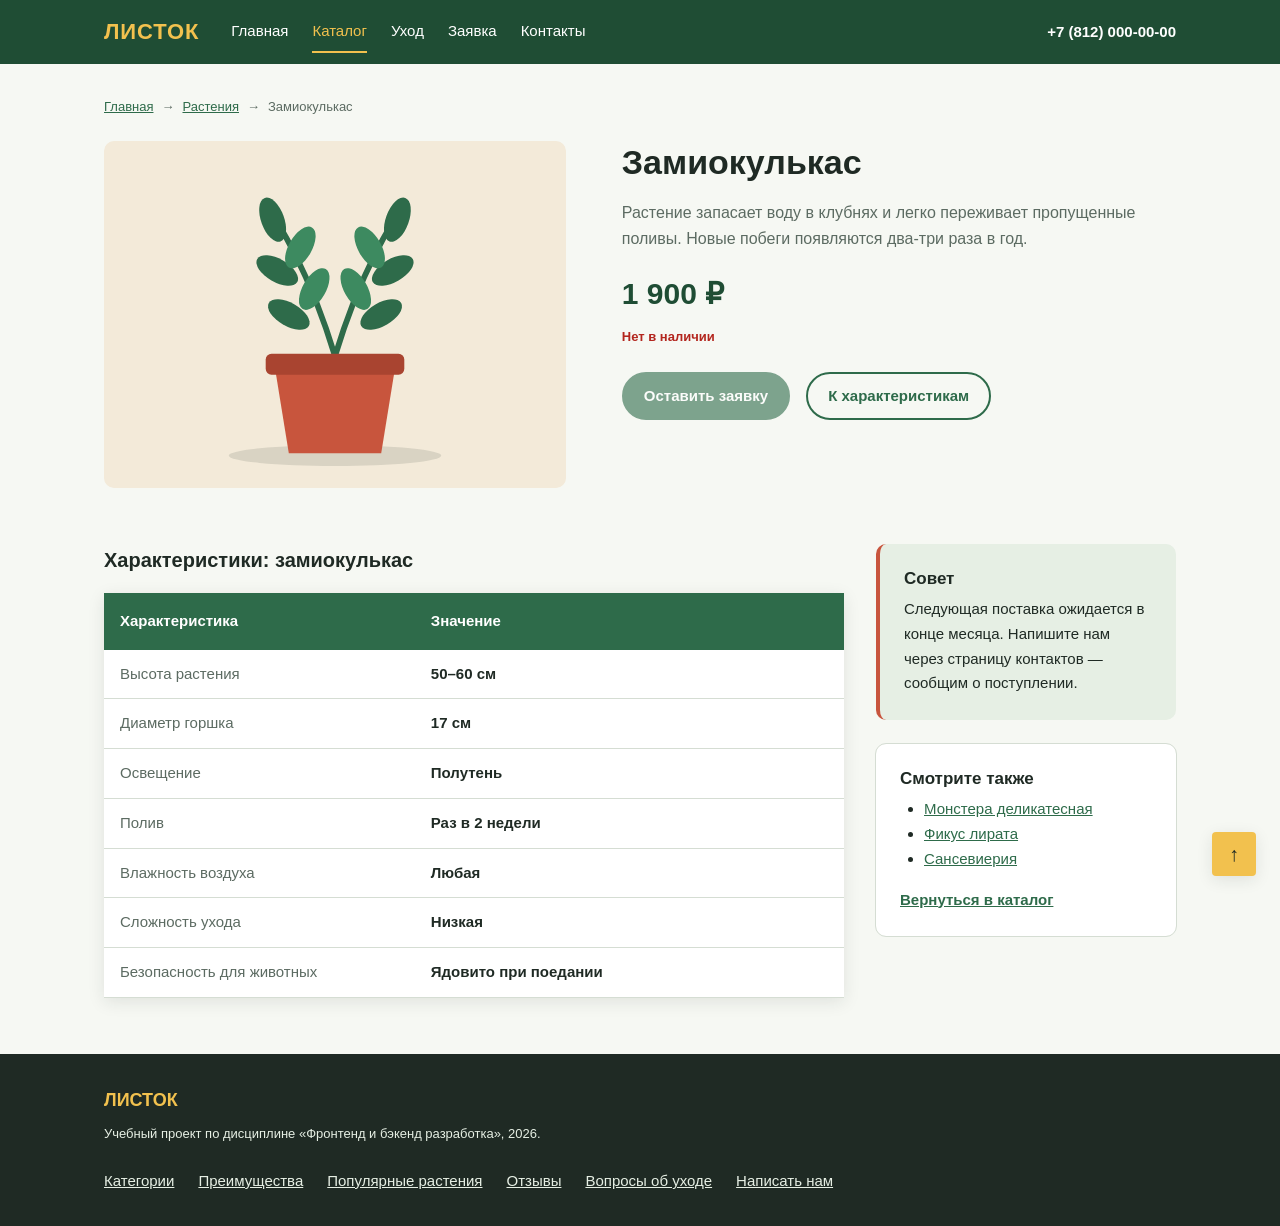
<file: product-zamioculcas.html>
<!DOCTYPE html>
<html lang="ru">
<head>
  <meta charset="UTF-8">
  <meta name="viewport" content="width=device-width, initial-scale=1.0">
  <meta name="description" content="Замиокулькас: неприхотливое растение с глянцевыми листьями, высота 55 см. Цена 1 900 ₽.">
  <title>Замиокулькас — Листок</title>
  <link rel="stylesheet" href="css/style.css">
</head>
<body id="top">
  <header class="page-header">
    <div class="wrapper page-header__inner">
      <a class="page-header__logo" href="index.html">Листок</a>

      <nav class="main-nav" aria-label="Основная навигация">
        <ul class="main-nav__list">
          <li class="main-nav__item"><a class="main-nav__link" href="index.html">Главная</a></li>
          <li class="main-nav__item"><a class="main-nav__link main-nav__link--current" href="catalog.html" aria-current="page">Каталог</a></li>
          <li class="main-nav__item"><a class="main-nav__link" href="care.html">Уход</a></li>
          <li class="main-nav__item"><a class="main-nav__link" href="order.html">Заявка</a></li>
          <li class="main-nav__item"><a class="main-nav__link" href="contacts.html">Контакты</a></li>
        </ul>
      </nav>

      <a class="page-header__phone" href="tel:+78120000000">+7 (812) 000-00-00</a>
    </div>
  </header>

  <main>
    <div class="wrapper page-intro">
      <nav class="crumbs" aria-label="Хлебные крошки">
        <a class="crumbs__link" href="index.html">Главная</a>
        <span class="crumbs__separator" aria-hidden="true">→</span>
        <a class="crumbs__link" href="catalog.html#plants">Растения</a>
        <span class="crumbs__separator" aria-hidden="true">→</span>
        <span class="crumbs__current" aria-current="page">Замиокулькас</span>
      </nav>
    </div>

    <article class="wrapper product">
      <div class="product__gallery">
        <img class="product__image" src="images/zamioculcas.svg" alt="Замиокулькас в терракотовом горшке" width="400" height="300">
      </div>

      <div class="product__info">
        <h1 class="product__title">Замиокулькас</h1>
        <p class="product__text">Растение запасает воду в клубнях и легко переживает пропущенные поливы. Новые побеги появляются два-три раза в год.</p>
        <p class="product__price">1&nbsp;900&nbsp;₽</p>
        <p class="status status--out">Нет в наличии</p>
        <div class="product__actions">
          <button class="button" type="button" disabled>Оставить заявку</button>
          <a class="button button--outline" href="#specs">К характеристикам</a>
        </div>
      </div>
    </article>

    <div class="wrapper product-extra">
      <section class="product-extra__main" id="specs">
        <table class="specs">
          <caption class="specs__caption">Характеристики: замиокулькас</caption>
          <thead>
            <tr>
              <th class="specs__head" scope="col">Характеристика</th>
              <th class="specs__head" scope="col">Значение</th>
            </tr>
          </thead>
          <tbody>
              <tr>
                <th class="specs__name" scope="row">Высота растения</th>
                <td class="specs__value">50–60 см</td>
              </tr>
              <tr>
                <th class="specs__name" scope="row">Диаметр горшка</th>
                <td class="specs__value">17 см</td>
              </tr>
              <tr>
                <th class="specs__name" scope="row">Освещение</th>
                <td class="specs__value">Полутень</td>
              </tr>
              <tr>
                <th class="specs__name" scope="row">Полив</th>
                <td class="specs__value">Раз в 2 недели</td>
              </tr>
              <tr>
                <th class="specs__name" scope="row">Влажность воздуха</th>
                <td class="specs__value">Любая</td>
              </tr>
              <tr>
                <th class="specs__name" scope="row">Сложность ухода</th>
                <td class="specs__value">Низкая</td>
              </tr>
              <tr>
                <th class="specs__name" scope="row">Безопасность для животных</th>
                <td class="specs__value">Ядовито при поедании</td>
              </tr>
          </tbody>
        </table>
      </section>

      <aside class="product-extra__side">
        <div class="note note--accent">
          <h2 class="note__title">Совет</h2>
          <p class="note__text">Следующая поставка ожидается в конце месяца. Напишите нам через страницу контактов — сообщим о поступлении.</p>
        </div>
        <div class="note">
          <h2 class="note__title">Смотрите также</h2>
          <ul class="note__list">
            <li class="note__item"><a class="note__link" href="product.html">Монстера деликатесная</a></li>
            <li class="note__item"><a class="note__link" href="product-ficus.html">Фикус лирата</a></li>
            <li class="note__item"><a class="note__link" href="product-sansevieria.html">Сансевиерия</a></li>
          </ul>
          <a class="note__back" href="catalog.html">Вернуться в каталог</a>
        </div>
      </aside>
    </div>
  </main>

  <footer class="page-footer">
    <div class="wrapper page-footer__inner">
      <div class="page-footer__about">
        <p class="page-footer__logo">Листок</p>
        <p class="page-footer__text">Учебный проект по дисциплине «Фронтенд и бэкенд разработка», 2026.</p>
      </div>

      <nav class="page-footer__nav" aria-label="Быстрые ссылки">
        <ul class="page-footer__list">
          <li class="page-footer__item"><a class="page-footer__link" href="index.html#categories">Категории</a></li>
          <li class="page-footer__item"><a class="page-footer__link" href="index.html#benefits">Преимущества</a></li>
          <li class="page-footer__item"><a class="page-footer__link" href="index.html#popular">Популярные растения</a></li>
          <li class="page-footer__item"><a class="page-footer__link" href="index.html#reviews">Отзывы</a></li>
          <li class="page-footer__item"><a class="page-footer__link" href="care.html#faq">Вопросы об уходе</a></li>
          <li class="page-footer__item"><a class="page-footer__link" href="contacts.html#feedback">Написать нам</a></li>
        </ul>
      </nav>
    </div>
  </footer>

  <a class="up-button" href="#top" aria-label="Наверх">&uarr;</a>
</body>
</html>
</file>
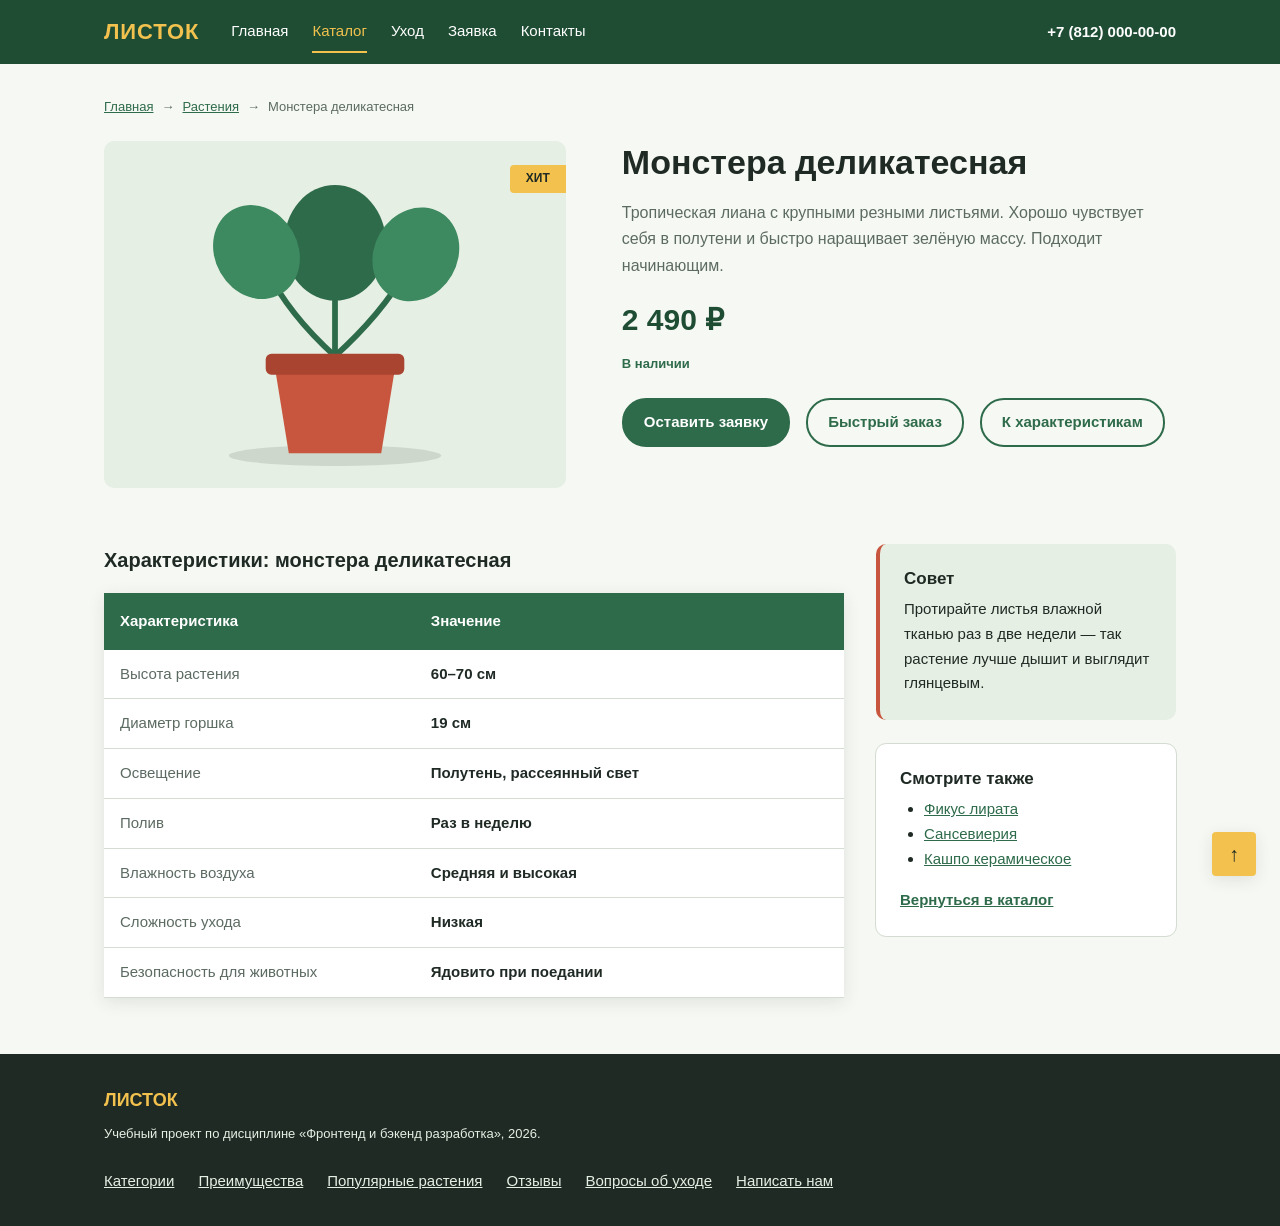
<file: product.html>
<!DOCTYPE html>
<html lang="ru">
<head>
  <meta charset="UTF-8">
  <meta name="viewport" content="width=device-width, initial-scale=1.0">
  <meta name="description" content="Монстера деликатесная: высота 60 см, неприхотлива, подходит для полутени. Цена 2 490 ₽.">
  <title>Монстера деликатесная — Листок</title>
  <link rel="stylesheet" href="css/style.css">
  <script src="js/main.js" defer></script>
</head>
<body id="top">
  <header class="page-header">
    <div class="wrapper page-header__inner">
      <a class="page-header__logo" href="index.html">Листок</a>

      <nav class="main-nav" aria-label="Основная навигация">
        <ul class="main-nav__list">
          <li class="main-nav__item"><a class="main-nav__link" href="index.html">Главная</a></li>
          <li class="main-nav__item"><a class="main-nav__link main-nav__link--current" href="catalog.html" aria-current="page">Каталог</a></li>
          <li class="main-nav__item"><a class="main-nav__link" href="care.html">Уход</a></li>
          <li class="main-nav__item"><a class="main-nav__link" href="order.html">Заявка</a></li>
          <li class="main-nav__item"><a class="main-nav__link" href="contacts.html">Контакты</a></li>
        </ul>
      </nav>

      <a class="page-header__phone" href="tel:+78120000000">+7 (812) 000-00-00</a>
    </div>
  </header>

  <main>
    <div class="wrapper page-intro">
      <nav class="crumbs" aria-label="Хлебные крошки">
        <a class="crumbs__link" href="index.html">Главная</a>
        <span class="crumbs__separator" aria-hidden="true">→</span>
        <a class="crumbs__link" href="catalog.html#plants">Растения</a>
        <span class="crumbs__separator" aria-hidden="true">→</span>
        <span class="crumbs__current" aria-current="page">Монстера деликатесная</span>
      </nav>
    </div>

    <article class="wrapper product">
      <div class="product__gallery">
          <span class="tag tag--hit product__tag">Хит</span>
        <img class="product__image" src="images/monstera.svg" alt="Монстера деликатесная в терракотовом горшке" width="400" height="300">
      </div>

      <div class="product__info">
        <h1 class="product__title">Монстера деликатесная</h1>
        <p class="product__text">Тропическая лиана с крупными резными листьями. Хорошо чувствует себя в полутени и быстро наращивает зелёную массу. Подходит начинающим.</p>
        <p class="product__price">2&nbsp;490&nbsp;₽</p>
        <p class="status status--in">В наличии</p>
        <div class="product__actions">
          <a class="button" href="order.html">Оставить заявку</a>
          <a class="button button--outline" href="#quick-order">Быстрый заказ</a>
          <a class="button button--outline" href="#specs">К характеристикам</a>
        </div>
      </div>
    </article>

    <div class="wrapper product-extra">
      <section class="product-extra__main" id="specs">
        <table class="specs">
          <caption class="specs__caption">Характеристики: монстера деликатесная</caption>
          <thead>
            <tr>
              <th class="specs__head" scope="col">Характеристика</th>
              <th class="specs__head" scope="col">Значение</th>
            </tr>
          </thead>
          <tbody>
              <tr>
                <th class="specs__name" scope="row">Высота растения</th>
                <td class="specs__value">60–70 см</td>
              </tr>
              <tr>
                <th class="specs__name" scope="row">Диаметр горшка</th>
                <td class="specs__value">19 см</td>
              </tr>
              <tr>
                <th class="specs__name" scope="row">Освещение</th>
                <td class="specs__value">Полутень, рассеянный свет</td>
              </tr>
              <tr>
                <th class="specs__name" scope="row">Полив</th>
                <td class="specs__value">Раз в неделю</td>
              </tr>
              <tr>
                <th class="specs__name" scope="row">Влажность воздуха</th>
                <td class="specs__value">Средняя и высокая</td>
              </tr>
              <tr>
                <th class="specs__name" scope="row">Сложность ухода</th>
                <td class="specs__value">Низкая</td>
              </tr>
              <tr>
                <th class="specs__name" scope="row">Безопасность для животных</th>
                <td class="specs__value">Ядовито при поедании</td>
              </tr>
          </tbody>
        </table>
      </section>

      <aside class="product-extra__side">
        <div class="note note--accent">
          <h2 class="note__title">Совет</h2>
          <p class="note__text">Протирайте листья влажной тканью раз в две недели — так растение лучше дышит и выглядит глянцевым.</p>
        </div>
        <div class="note">
          <h2 class="note__title">Смотрите также</h2>
          <ul class="note__list">
            <li class="note__item"><a class="note__link" href="product-ficus.html">Фикус лирата</a></li>
            <li class="note__item"><a class="note__link" href="product-sansevieria.html">Сансевиерия</a></li>
            <li class="note__item"><a class="note__link" href="product-pot.html">Кашпо керамическое</a></li>
          </ul>
          <a class="note__back" href="catalog.html">Вернуться в каталог</a>
        </div>
      </aside>
    </div>
  </main>

  <footer class="page-footer">
    <div class="wrapper page-footer__inner">
      <div class="page-footer__about">
        <p class="page-footer__logo">Листок</p>
        <p class="page-footer__text">Учебный проект по дисциплине «Фронтенд и бэкенд разработка», 2026.</p>
      </div>

      <nav class="page-footer__nav" aria-label="Быстрые ссылки">
        <ul class="page-footer__list">
          <li class="page-footer__item"><a class="page-footer__link" href="index.html#categories">Категории</a></li>
          <li class="page-footer__item"><a class="page-footer__link" href="index.html#benefits">Преимущества</a></li>
          <li class="page-footer__item"><a class="page-footer__link" href="index.html#popular">Популярные растения</a></li>
          <li class="page-footer__item"><a class="page-footer__link" href="index.html#reviews">Отзывы</a></li>
          <li class="page-footer__item"><a class="page-footer__link" href="care.html#faq">Вопросы об уходе</a></li>
          <li class="page-footer__item"><a class="page-footer__link" href="contacts.html#feedback">Написать нам</a></li>
        </ul>
      </nav>
    </div>
  </footer>

  <a class="up-button" href="#top" aria-label="Наверх">&uarr;</a>

  <div class="modal" id="quick-order" role="dialog" aria-modal="true" aria-labelledby="quick-order-title">
    <a class="modal__overlay" href="#close" aria-label="Закрыть окно" tabindex="-1"></a>
    <div class="modal__window">
      <a class="modal__close" href="#close" aria-label="Закрыть окно">&times;</a>
      <h2 class="modal__title" id="quick-order-title">Быстрый заказ</h2>
      <p class="modal__text">Оставьте телефон — перезвоним в течение 15 минут и оформим заказ за вас.</p>

      <form class="order-form order-form--plain" action="#" method="post">
        <div class="order-form__field">
          <label class="order-form__label" for="quick-name">Имя <abbr class="order-form__mark" title="обязательное поле">*</abbr></label>
          <input class="order-form__input" id="quick-name" name="name" type="text" minlength="2" autocomplete="name" required>
        </div>

        <div class="order-form__field">
          <label class="order-form__label" for="quick-phone">Телефон <abbr class="order-form__mark" title="обязательное поле">*</abbr></label>
          <input class="order-form__input" id="quick-phone" name="phone" type="tel" autocomplete="tel" placeholder="+7 900 000-00-00" required>
        </div>

        <div class="order-form__field">
          <label class="order-form__option" for="quick-agree">
            <input class="order-form__check" id="quick-agree" name="agree" type="checkbox" required>
            Согласен на обработку персональных данных <abbr class="order-form__mark" title="обязательное поле">*</abbr>
          </label>
        </div>

        <div class="order-form__actions">
          <button class="button" type="submit">Жду звонка</button>
          <a class="button button--outline" href="#close">Отмена</a>
        </div>
      </form>
    </div>
  </div>

  <p class="toast" role="status" hidden>Заявка принята. Мы скоро свяжемся с вами.</p>
</body>
</html>
</file>
<file: css/style.css>
:root {
  --color-bg: #f6f8f3;
  --color-surface: #ffffff;
  --color-tint: #e6efe4;
  --color-text: #1f2a24;
  --color-muted: #5c6b62;
  --color-primary: #2e6b4a;
  --color-primary-dark: #1f4d34;
  --color-accent: #c8553d;
  --color-highlight: #f2c14e;
  --color-border: #d5ddd3;
  --color-danger: #b3261e;
  --space-xs: 4px;
  --space-sm: 8px;
  --space-md: 16px;
  --space-lg: 24px;
  --space-xl: 32px;
  --space-xxl: 56px;
  --radius-sm: 4px;
  --radius-md: 10px;
  --radius-lg: 24px;
  --shadow-soft: 0 4px 16px rgba(31, 42, 36, 0.1);
  --font-main: Verdana, "Trebuchet MS", Arial, sans-serif;
  --page-width: 1120px;
  --header-height: 64px;
  --speed: 0.15s;
}

*,
*::before,
*::after {
  box-sizing: border-box;
}

html {
  scroll-behavior: smooth;
  scroll-padding-top: calc(var(--header-height) + var(--space-md));
}

body {
  margin: 0;
  font-family: var(--font-main);
  font-size: 15px;
  line-height: 1.65;
  color: var(--color-text);
  background-color: var(--color-bg);
}

img {
  display: block;
  max-width: 100%;
  height: auto;
}

h1,
h2,
h3 {
  margin: 0 0 var(--space-md);
  line-height: 1.25;
}

p {
  margin: 0 0 var(--space-md);
}

a {
  color: var(--color-primary);
}

a:hover {
  color: var(--color-accent);
}

a:focus-visible {
  outline: 3px solid var(--color-highlight);
  outline-offset: 2px;
}

.wrapper {
  max-width: var(--page-width);
  margin: 0 auto;
  padding: 0 var(--space-lg);
}

.visually-hidden {
  position: absolute;
  width: 1px;
  height: 1px;
  margin: -1px;
  overflow: hidden;
  clip-path: inset(50%);
  white-space: nowrap;
}

.page-header {
  position: sticky;
  top: 0;
  z-index: 50;
  color: var(--color-surface);
  background-color: var(--color-primary-dark);
}

.page-header__inner {
  display: flex;
  flex-wrap: wrap;
  align-items: center;
  gap: var(--space-md) var(--space-xl);
  min-height: var(--header-height);
}

.page-header__logo {
  font-size: 22px;
  font-weight: 700;
  letter-spacing: 0.04em;
  color: var(--color-highlight);
  text-decoration: none;
  text-transform: uppercase;
}

.page-header__logo:hover {
  color: var(--color-surface);
}

.page-header__phone {
  margin-left: auto;
  font-weight: 700;
  color: var(--color-surface);
  text-decoration: none;
}

.page-header__phone:hover {
  color: var(--color-highlight);
}

.main-nav__list {
  display: flex;
  flex-wrap: wrap;
  gap: var(--space-lg);
  margin: 0;
  padding: 0;
  list-style: none;
}

.main-nav__link {
  display: block;
  padding: var(--space-sm) 0;
  color: var(--color-surface);
  text-decoration: none;
  border-bottom: 2px solid transparent;
  transition: border-color var(--speed), color var(--speed);
}

.main-nav__link:hover {
  color: var(--color-highlight);
  border-bottom-color: var(--color-highlight);
}

.main-nav__link--current {
  color: var(--color-highlight);
  border-bottom-color: var(--color-highlight);
}

.button {
  display: inline-block;
  padding: 10px 20px;
  font: inherit;
  font-weight: 700;
  color: var(--color-surface);
  text-align: center;
  text-decoration: none;
  background-color: var(--color-primary);
  border: 2px solid var(--color-primary);
  border-radius: var(--radius-lg);
  cursor: pointer;
  transition: background-color var(--speed), border-color var(--speed), color var(--speed);
}

.button:hover {
  color: var(--color-surface);
  background-color: var(--color-primary-dark);
  border-color: var(--color-primary-dark);
}

.button:focus-visible {
  outline: 3px solid var(--color-highlight);
  outline-offset: 2px;
}

.button--light {
  color: var(--color-primary-dark);
  background-color: var(--color-highlight);
  border-color: var(--color-highlight);
}

.button--light:hover {
  color: var(--color-primary-dark);
  background-color: var(--color-surface);
  border-color: var(--color-surface);
}

.button--ghost {
  background-color: transparent;
  border-color: var(--color-surface);
}

.button--ghost:hover {
  color: var(--color-primary-dark);
  background-color: var(--color-surface);
  border-color: var(--color-surface);
}

.button--outline {
  color: var(--color-primary);
  background-color: transparent;
}

button:disabled,
.button--disabled {
  opacity: 0.6;
  cursor: not-allowed;
}

.hero {
  padding: var(--space-xxl) 0 calc(var(--space-xxl) + 48px);
  color: var(--color-surface);
  background-color: var(--color-primary-dark);
}

.hero__inner {
  display: grid;
  grid-template-columns: 1fr 440px;
  align-items: center;
  gap: var(--space-xxl);
}

.hero__title {
  font-size: 38px;
}

.hero__text {
  font-size: 17px;
  color: var(--color-tint);
}

.hero__links {
  display: flex;
  flex-wrap: wrap;
  gap: var(--space-md);
  margin: var(--space-lg) 0 0;
  padding: 0;
  list-style: none;
}

.hero__image {
  width: 100%;
  border-radius: var(--radius-lg);
}

.categories {
  position: relative;
  z-index: 1;
  margin-top: -48px;
}

.categories__list {
  display: grid;
  grid-template-columns: repeat(3, 1fr);
  gap: var(--space-lg);
  margin: 0;
  padding: 0;
  list-style: none;
}

.categories__link {
  display: flex;
  flex-direction: column;
  gap: var(--space-xs);
  height: 100%;
  padding: var(--space-lg);
  text-decoration: none;
  background-color: var(--color-surface);
  border-bottom: 4px solid var(--color-accent);
  border-radius: var(--radius-md);
  box-shadow: var(--shadow-soft);
  transition: transform var(--speed), border-color var(--speed);
}

.categories__link:hover {
  border-bottom-color: var(--color-primary);
  transform: translateY(-4px);
}

.categories__name {
  font-size: 18px;
  font-weight: 700;
  color: var(--color-text);
}

.categories__count {
  font-size: 13px;
  color: var(--color-muted);
}

.block {
  padding: var(--space-xxl) 0;
}

.block--tinted {
  background-color: var(--color-tint);
}

.block__head {
  display: flex;
  flex-wrap: wrap;
  align-items: baseline;
  justify-content: space-between;
  gap: var(--space-md);
}

.block__title {
  margin-bottom: var(--space-lg);
  font-size: 28px;
}

.block__more {
  font-weight: 700;
}

.benefits {
  display: flex;
  flex-wrap: wrap;
  gap: var(--space-lg);
  margin: 0;
  padding: 0;
  list-style: none;
}

.benefits__item {
  flex: 1 1 260px;
  padding-left: var(--space-lg);
  border-left: 4px solid var(--color-highlight);
}

.benefits__title {
  margin-bottom: var(--space-sm);
  font-size: 18px;
}

.benefits__text {
  margin: 0;
  color: var(--color-muted);
}

.product-list {
  display: grid;
  grid-template-columns: repeat(3, 1fr);
  gap: var(--space-lg);
}

.product-card {
  position: relative;
  display: flex;
  flex-direction: column;
  background-color: var(--color-surface);
  border-radius: var(--radius-md);
  outline: 1px solid var(--color-border);
  transition: outline-color var(--speed), box-shadow var(--speed);
}

.product-card:hover,
.product-card:focus-within {
  outline: 2px solid var(--color-primary);
  box-shadow: var(--shadow-soft);
}

.product-card__tag {
  position: absolute;
  top: var(--space-md);
  right: 0;
  z-index: 1;
}

.product-card__image {
  width: 100%;
  aspect-ratio: 4 / 3;
  object-fit: cover;
  border-radius: var(--radius-md) var(--radius-md) 0 0;
}

.product-card__body {
  display: flex;
  flex: 1;
  flex-direction: column;
  padding: var(--space-lg);
}

.product-card__title {
  margin-bottom: var(--space-sm);
  font-size: 18px;
}

.product-card__description {
  font-size: 14px;
  color: var(--color-muted);
}

.product-card__footer {
  display: flex;
  flex-wrap: wrap;
  align-items: center;
  justify-content: space-between;
  gap: var(--space-sm);
  margin-top: auto;
  padding-top: var(--space-md);
  border-top: 1px dashed var(--color-border);
}

.product-card__price {
  margin: 0;
  font-size: 19px;
  font-weight: 700;
}

.product-card__old-price {
  display: block;
  font-size: 13px;
  font-weight: 400;
  color: var(--color-muted);
}

.product-card--discount .product-card__price {
  color: var(--color-accent);
}

.product-card__button {
  padding: 8px 16px;
  font-size: 14px;
}

.tag {
  display: inline-block;
  padding: var(--space-xs) var(--space-md);
  font-size: 12px;
  font-weight: 700;
  color: var(--color-surface);
  text-transform: uppercase;
  background-color: var(--color-primary);
  border-radius: var(--radius-sm) 0 0 var(--radius-sm);
}

.tag--hit {
  color: var(--color-text);
  background-color: var(--color-highlight);
}

.tag--new {
  background-color: var(--color-primary);
}

.tag--sale {
  background-color: var(--color-accent);
}

.button--block {
  display: block;
  width: 100%;
}

.page-intro {
  padding-top: var(--space-xl);
}

.page-intro__title {
  font-size: 34px;
}

.page-intro__text {
  max-width: 640px;
  color: var(--color-muted);
}

.crumbs {
  display: flex;
  flex-wrap: wrap;
  gap: var(--space-sm);
  margin-bottom: var(--space-lg);
  font-size: 13px;
}

.crumbs__separator,
.crumbs__current {
  color: var(--color-muted);
}

.anchor-nav {
  display: flex;
  flex-wrap: wrap;
  gap: var(--space-sm);
  margin: 0;
  padding: 0;
  list-style: none;
}

.anchor-nav__link {
  display: block;
  padding: var(--space-xs) var(--space-md);
  font-weight: 700;
  text-decoration: none;
  background-color: var(--color-tint);
  border-radius: var(--radius-lg);
  transition: background-color var(--speed), color var(--speed);
}

.anchor-nav__link:hover {
  color: var(--color-surface);
  background-color: var(--color-primary);
}

.catalog {
  display: grid;
  grid-template-columns: 1fr 250px;
  align-items: start;
  gap: var(--space-xl);
  padding-top: var(--space-xl);
  padding-bottom: var(--space-xxl);
}

.catalog__section + .catalog__section {
  margin-top: var(--space-xxl);
}

.catalog__sidebar {
  position: sticky;
  top: calc(var(--header-height) + var(--space-md));
}

.product-list--wide {
  grid-template-columns: repeat(2, 1fr);
}

.product-card__features {
  display: flex;
  flex-wrap: wrap;
  gap: var(--space-xs) var(--space-md);
  margin: 0 0 var(--space-md);
  padding: 0;
  font-size: 13px;
  list-style: none;
}

.product-card__feature::before {
  content: "•";
  margin-right: var(--space-xs);
  color: var(--color-accent);
}

.product-card--sold-out .product-card__image {
  opacity: 0.55;
}

.status {
  font-size: 13px;
  font-weight: 700;
}

.status--in {
  color: var(--color-primary);
}

.status--out {
  color: var(--color-danger);
}

.filters {
  padding: var(--space-lg);
  background-color: var(--color-surface);
  border-top: 4px solid var(--color-primary);
  border-radius: var(--radius-md);
  box-shadow: var(--shadow-soft);
}

.filters__title {
  font-size: 20px;
}

.filters__group {
  margin: 0 0 var(--space-lg);
  padding: 0;
  border: 0;
}

.filters__legend {
  display: block;
  margin-bottom: var(--space-sm);
  padding: 0;
  font-weight: 700;
}

.filters__option {
  display: flex;
  align-items: center;
  gap: var(--space-sm);
  padding: var(--space-xs) 0;
  cursor: pointer;
}

.filters__option:hover {
  color: var(--color-primary);
}

.filters__control {
  width: 17px;
  height: 17px;
  margin: 0;
  accent-color: var(--color-primary);
}

.filters__input {
  width: 100%;
  padding: var(--space-sm);
  font: inherit;
  border: 1px solid var(--color-muted);
  border-radius: var(--radius-sm);
}

.filters__control:focus-visible,
.filters__input:focus-visible {
  outline: 3px solid var(--color-highlight);
  outline-offset: 2px;
}

.filters__hint {
  margin: var(--space-md) 0 0;
  font-size: 12px;
  color: var(--color-muted);
}

.product {
  display: grid;
  grid-template-columns: 5fr 6fr;
  align-items: start;
  gap: var(--space-xxl);
  padding-bottom: var(--space-xxl);
}

.product__gallery {
  position: relative;
}

.product__tag {
  position: absolute;
  top: var(--space-lg);
  right: 0;
  z-index: 1;
}

.product__image {
  width: 100%;
  border-radius: var(--radius-md);
}

.product__title {
  font-size: 34px;
}

.product__text {
  font-size: 16px;
  color: var(--color-muted);
}

.product__price {
  margin-bottom: var(--space-sm);
  font-size: 30px;
  font-weight: 700;
  color: var(--color-primary-dark);
}

.product__old-price {
  margin-left: var(--space-sm);
  font-size: 18px;
  font-weight: 400;
  color: var(--color-muted);
}

.product__actions {
  display: flex;
  flex-wrap: wrap;
  gap: var(--space-md);
  margin-top: var(--space-lg);
}

.product-extra {
  display: grid;
  grid-template-columns: 1fr 300px;
  align-items: start;
  gap: var(--space-xl);
  padding-bottom: var(--space-xxl);
}

.product-extra__side {
  display: grid;
  gap: var(--space-lg);
}

.specs {
  width: 100%;
  background-color: var(--color-surface);
  border-collapse: collapse;
  box-shadow: var(--shadow-soft);
}

.specs__caption {
  padding-bottom: var(--space-md);
  font-size: 20px;
  font-weight: 700;
  text-align: left;
}

.specs__head {
  padding: var(--space-md);
  text-align: left;
  color: var(--color-surface);
  background-color: var(--color-primary);
}

.specs__name,
.specs__value {
  padding: 12px var(--space-md);
  text-align: left;
  border-bottom: 1px solid var(--color-border);
}

.specs__name {
  width: 42%;
  font-weight: 400;
  color: var(--color-muted);
}

.specs__value {
  font-weight: 700;
}

.specs tbody tr:hover {
  background-color: var(--color-tint);
}

.note {
  padding: var(--space-lg);
  background-color: var(--color-surface);
  border-radius: var(--radius-md);
  outline: 1px solid var(--color-border);
}

.note--accent {
  background-color: var(--color-tint);
  border-left: 4px solid var(--color-accent);
  outline: 0;
}

.note__title {
  margin-bottom: var(--space-sm);
  font-size: 17px;
}

.note__text {
  margin: 0;
}

.note__list {
  margin: 0 0 var(--space-md);
  padding-left: var(--space-lg);
}

.note__back {
  font-weight: 700;
}

.order {
  display: grid;
  grid-template-columns: 3fr 2fr;
  align-items: start;
  gap: var(--space-xl);
  padding-top: var(--space-xl);
  padding-bottom: var(--space-xxl);
}

.order__info {
  display: grid;
  gap: var(--space-lg);
}

.order-form {
  display: grid;
  grid-template-columns: 1fr 1fr;
  gap: var(--space-lg);
  padding: var(--space-xl);
  background-color: var(--color-surface);
  border-top: 4px solid var(--color-primary);
  border-radius: var(--radius-md);
  box-shadow: var(--shadow-soft);
}

.order-form__field {
  display: flex;
  flex-direction: column;
  gap: var(--space-sm);
  grid-column: 1 / -1;
  min-width: 0;
  margin: 0;
  padding: 0;
  border: 0;
}

.order-form__field--half {
  grid-column: auto;
}

.order-form__label {
  padding: 0;
  font-size: 14px;
  font-weight: 700;
}

.order-form__mark {
  color: var(--color-danger);
  text-decoration: none;
}

.order-form__input {
  width: 100%;
  padding: 10px var(--space-md);
  font: inherit;
  color: var(--color-text);
  background-color: var(--color-bg);
  border: 0;
  border-bottom: 2px solid var(--color-muted);
  border-radius: var(--radius-sm) var(--radius-sm) 0 0;
  transition: border-color var(--speed), background-color var(--speed);
}

.order-form__input--area {
  resize: vertical;
}

.order-form__input:hover {
  border-bottom-color: var(--color-primary);
}

.order-form__input:focus-visible {
  background-color: var(--color-surface);
  border-bottom-color: var(--color-primary);
  outline: 3px solid var(--color-highlight);
  outline-offset: 2px;
}

.order-form__input:user-invalid {
  border-bottom-color: var(--color-danger);
}

.order-form__input:user-valid {
  border-bottom-color: var(--color-primary);
}

.order-form__option {
  display: flex;
  align-items: center;
  gap: var(--space-sm);
  cursor: pointer;
}

.order-form__check {
  flex-shrink: 0;
  width: 18px;
  height: 18px;
  margin: 0;
  accent-color: var(--color-primary);
}

.order-form__check:focus-visible {
  outline: 3px solid var(--color-highlight);
  outline-offset: 2px;
}

.order-form__actions {
  display: flex;
  flex-wrap: wrap;
  gap: var(--space-md);
  grid-column: 1 / -1;
}

.specs--small {
  font-size: 14px;
}

.contact-cards {
  display: grid;
  grid-template-columns: repeat(3, 1fr);
  gap: var(--space-lg);
  padding-top: var(--space-lg);
}

.contact-card {
  padding: var(--space-lg);
  color: var(--color-surface);
  background-color: var(--color-primary);
  border-radius: var(--radius-md);
}

.contact-card__title {
  margin-bottom: var(--space-sm);
  font-size: 13px;
  letter-spacing: 0.08em;
  color: var(--color-highlight);
  text-transform: uppercase;
}

.contact-card__value {
  margin-bottom: var(--space-sm);
  font-size: 17px;
  font-style: normal;
  font-weight: 700;
}

.contact-card__link {
  color: var(--color-surface);
}

.contact-card__link:hover {
  color: var(--color-highlight);
}

.contact-card__note {
  margin: 0;
  font-size: 13px;
  color: var(--color-tint);
}

.order-form--plain {
  grid-template-columns: 1fr;
  padding: 0;
  border-top: 0;
  box-shadow: none;
}

.specs--compare .specs__name {
  width: 24%;
  font-weight: 700;
  color: var(--color-text);
}

.specs--compare .specs__value {
  font-weight: 400;
}

.reviews {
  display: grid;
  grid-template-columns: 1.3fr 1fr 1fr;
  gap: var(--space-lg);
}

.review {
  position: relative;
  display: flex;
  flex-direction: column;
  justify-content: space-between;
  margin: 0;
  padding: var(--space-xl) var(--space-lg) var(--space-lg);
  background-color: var(--color-surface);
  border-radius: var(--radius-md);
  outline: 1px solid var(--color-border);
}

.review::before {
  content: "“";
  position: absolute;
  top: 0;
  left: var(--space-md);
  font-size: 56px;
  line-height: 1;
  color: var(--color-highlight);
}

.review--featured {
  color: var(--color-surface);
  background-color: var(--color-primary);
  outline: 0;
}

.review__text {
  margin: 0 0 var(--space-md);
}

.review__author {
  font-weight: 700;
}

.review__meta {
  display: block;
  font-size: 13px;
  font-weight: 400;
  opacity: 0.8;
}

.callout {
  display: flex;
  flex-wrap: wrap;
  align-items: center;
  justify-content: space-between;
  gap: var(--space-lg);
  padding: var(--space-xl);
  color: var(--color-surface);
  background-color: var(--color-primary-dark);
  border-radius: var(--radius-lg);
}

.callout__title {
  margin-bottom: var(--space-sm);
  font-size: 24px;
}

.callout__text {
  margin: 0;
  color: var(--color-tint);
}

.timeline {
  display: grid;
  grid-template-columns: repeat(4, 1fr);
  gap: var(--space-lg);
  margin: 0;
  padding: 0;
  list-style: none;
  counter-reset: timeline;
}

.timeline__item {
  padding-top: var(--space-md);
  border-top: 4px solid var(--color-primary);
  counter-increment: timeline;
}

.timeline__item::before {
  content: "Шаг " counter(timeline);
  display: block;
  margin-bottom: var(--space-sm);
  font-size: 13px;
  font-weight: 700;
  color: var(--color-accent);
  text-transform: uppercase;
}

.timeline__title {
  margin-bottom: var(--space-sm);
  font-size: 17px;
}

.timeline__text {
  margin: 0;
  font-size: 14px;
}

.faq {
  max-width: 760px;
  border-top: 1px solid var(--color-border);
}

.faq__item {
  border-bottom: 1px solid var(--color-border);
}

.faq__question {
  padding: var(--space-md) 0;
  font-weight: 700;
  cursor: pointer;
}

.faq__question:hover {
  color: var(--color-primary);
}

.faq__question:focus-visible {
  outline: 3px solid var(--color-highlight);
  outline-offset: 2px;
}

.faq__answer {
  margin: 0;
  padding: 0 0 var(--space-md) var(--space-lg);
  color: var(--color-muted);
}

.modal {
  position: fixed;
  inset: 0;
  z-index: 100;
  display: none;
  align-items: center;
  justify-content: center;
  padding: var(--space-lg);
}

.modal:target {
  display: flex;
}

.modal__overlay {
  position: absolute;
  inset: 0;
  background-color: rgba(31, 42, 36, 0.7);
  cursor: default;
}

.modal__window {
  position: relative;
  z-index: 1;
  width: 100%;
  max-width: 440px;
  max-height: 100%;
  padding: var(--space-xl);
  overflow-y: auto;
  background-color: var(--color-surface);
  border-radius: var(--radius-md);
  box-shadow: var(--shadow-soft);
}

.modal__close {
  position: absolute;
  top: var(--space-md);
  right: var(--space-md);
  width: 32px;
  height: 32px;
  font-size: 26px;
  line-height: 30px;
  color: var(--color-muted);
  text-align: center;
  text-decoration: none;
  border-radius: 50%;
}

.modal__close:hover {
  color: var(--color-surface);
  background-color: var(--color-accent);
}

.modal__title {
  padding-right: var(--space-xl);
  font-size: 24px;
}

.modal__text {
  margin-bottom: var(--space-lg);
  color: var(--color-muted);
}

.toast {
  position: fixed;
  top: calc(var(--header-height) + var(--space-md));
  right: var(--space-lg);
  z-index: 120;
  max-width: 320px;
  margin: 0;
  padding: var(--space-md) var(--space-lg);
  font-weight: 700;
  color: var(--color-surface);
  background-color: var(--color-primary);
  border-left: 6px solid var(--color-highlight);
  border-radius: var(--radius-sm);
  box-shadow: var(--shadow-soft);
}

.toast[hidden] {
  display: none;
}

.up-button {
  position: fixed;
  right: var(--space-lg);
  bottom: var(--space-lg);
  z-index: 40;
  width: 44px;
  height: 44px;
  font-size: 20px;
  line-height: 44px;
  color: var(--color-text);
  text-align: center;
  text-decoration: none;
  background-color: var(--color-highlight);
  border-radius: var(--radius-sm);
  box-shadow: var(--shadow-soft);
  transition: background-color var(--speed), color var(--speed);
}

.up-button:hover {
  color: var(--color-surface);
  background-color: var(--color-accent);
}

.page-footer {
  padding: var(--space-xl) 0;
  color: var(--color-tint);
  background-color: var(--color-text);
}

.page-footer__inner {
  display: flex;
  flex-wrap: wrap;
  justify-content: space-between;
  gap: var(--space-lg);
}

.page-footer__logo {
  margin-bottom: var(--space-sm);
  font-size: 18px;
  font-weight: 700;
  color: var(--color-highlight);
  text-transform: uppercase;
}

.page-footer__text {
  margin: 0;
  font-size: 13px;
}

.page-footer__list {
  display: flex;
  flex-wrap: wrap;
  gap: var(--space-sm) var(--space-lg);
  margin: 0;
  padding: 0;
  list-style: none;
}

.page-footer__link {
  color: var(--color-tint);
}

.page-footer__link:hover {
  color: var(--color-highlight);
}

@media (max-width: 860px) {
  .hero__inner,
  .categories__list,
  .catalog,
  .reviews,
  .order,
  .contact-cards,
  .product,
  .product-extra {
    grid-template-columns: 1fr;
  }

  .product-list,
  .product-list--wide {
    grid-template-columns: repeat(auto-fill, minmax(240px, 1fr));
  }

  .catalog__sidebar {
    position: static;
  }

  .timeline {
    grid-template-columns: 1fr 1fr;
  }

  .order-form__field--half {
    grid-column: 1 / -1;
  }
}

@media (prefers-reduced-motion: reduce) {
  html {
    scroll-behavior: auto;
  }
}
</file>
